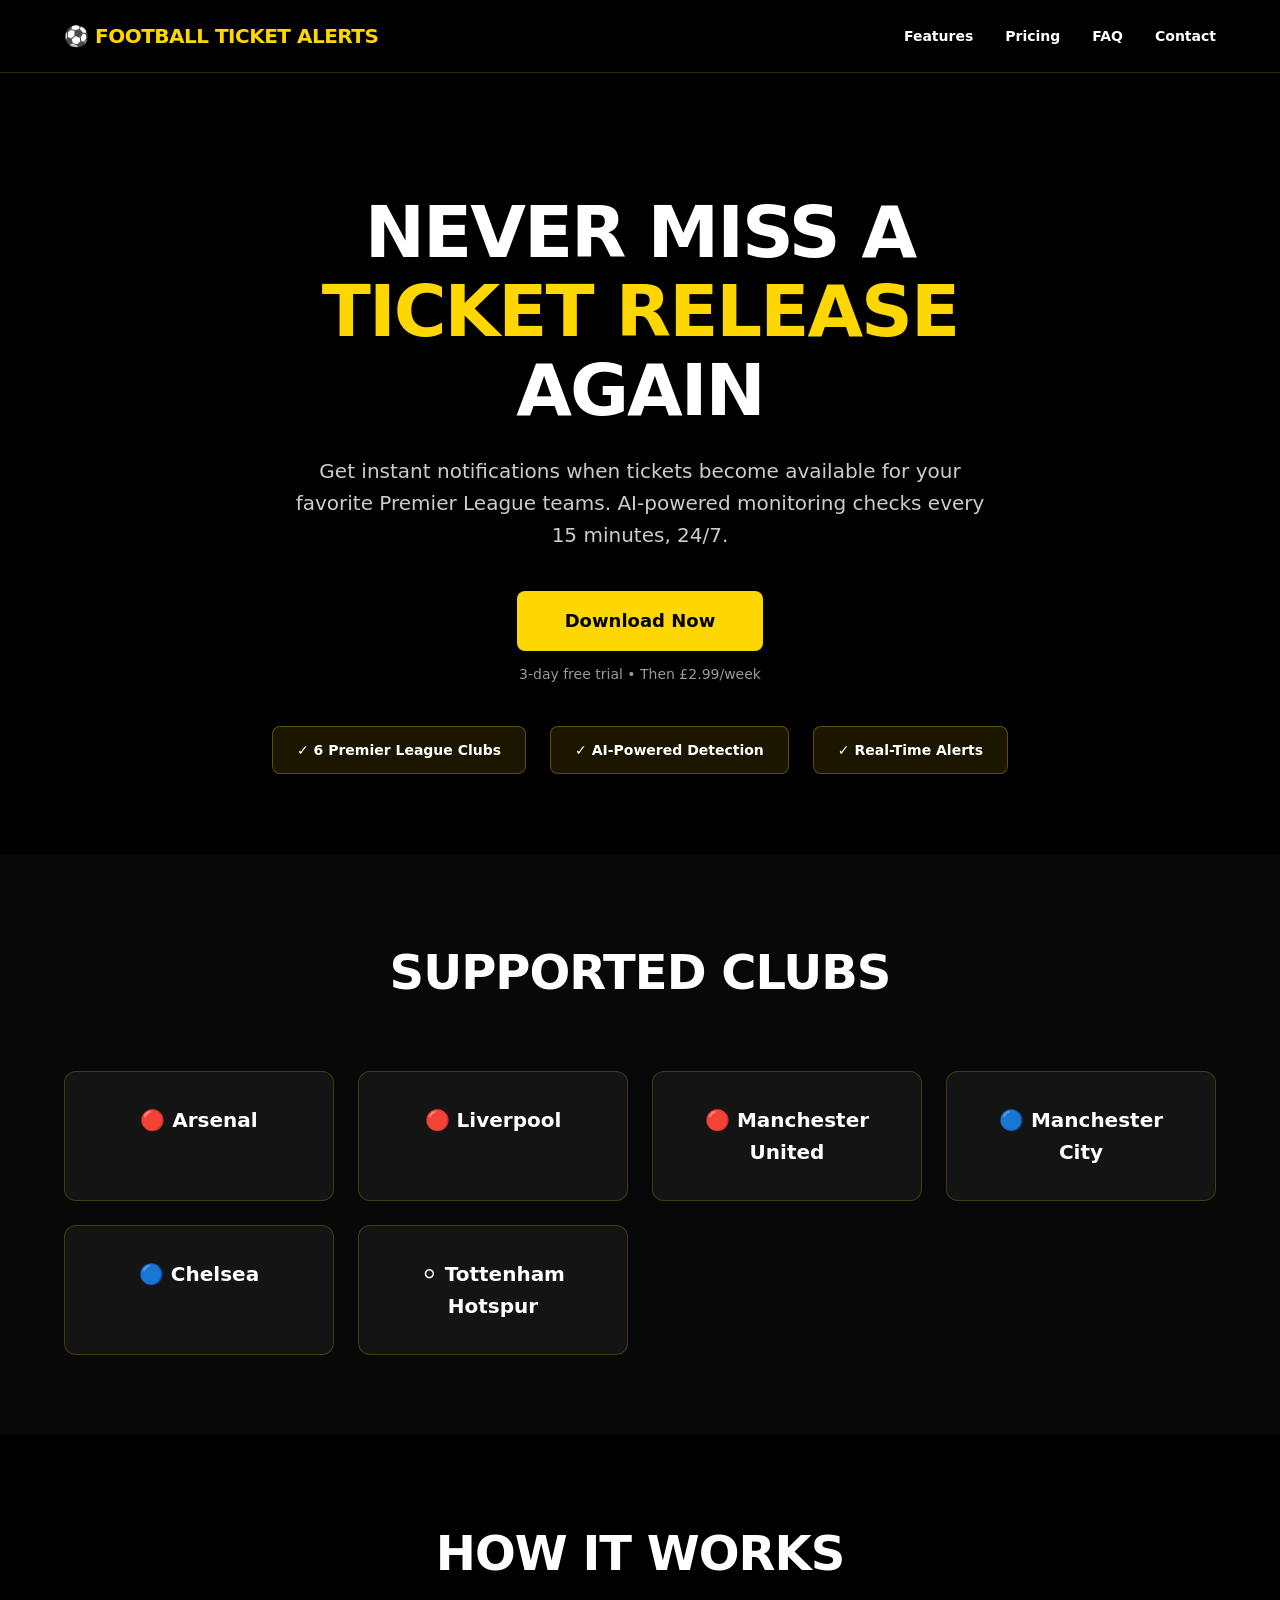
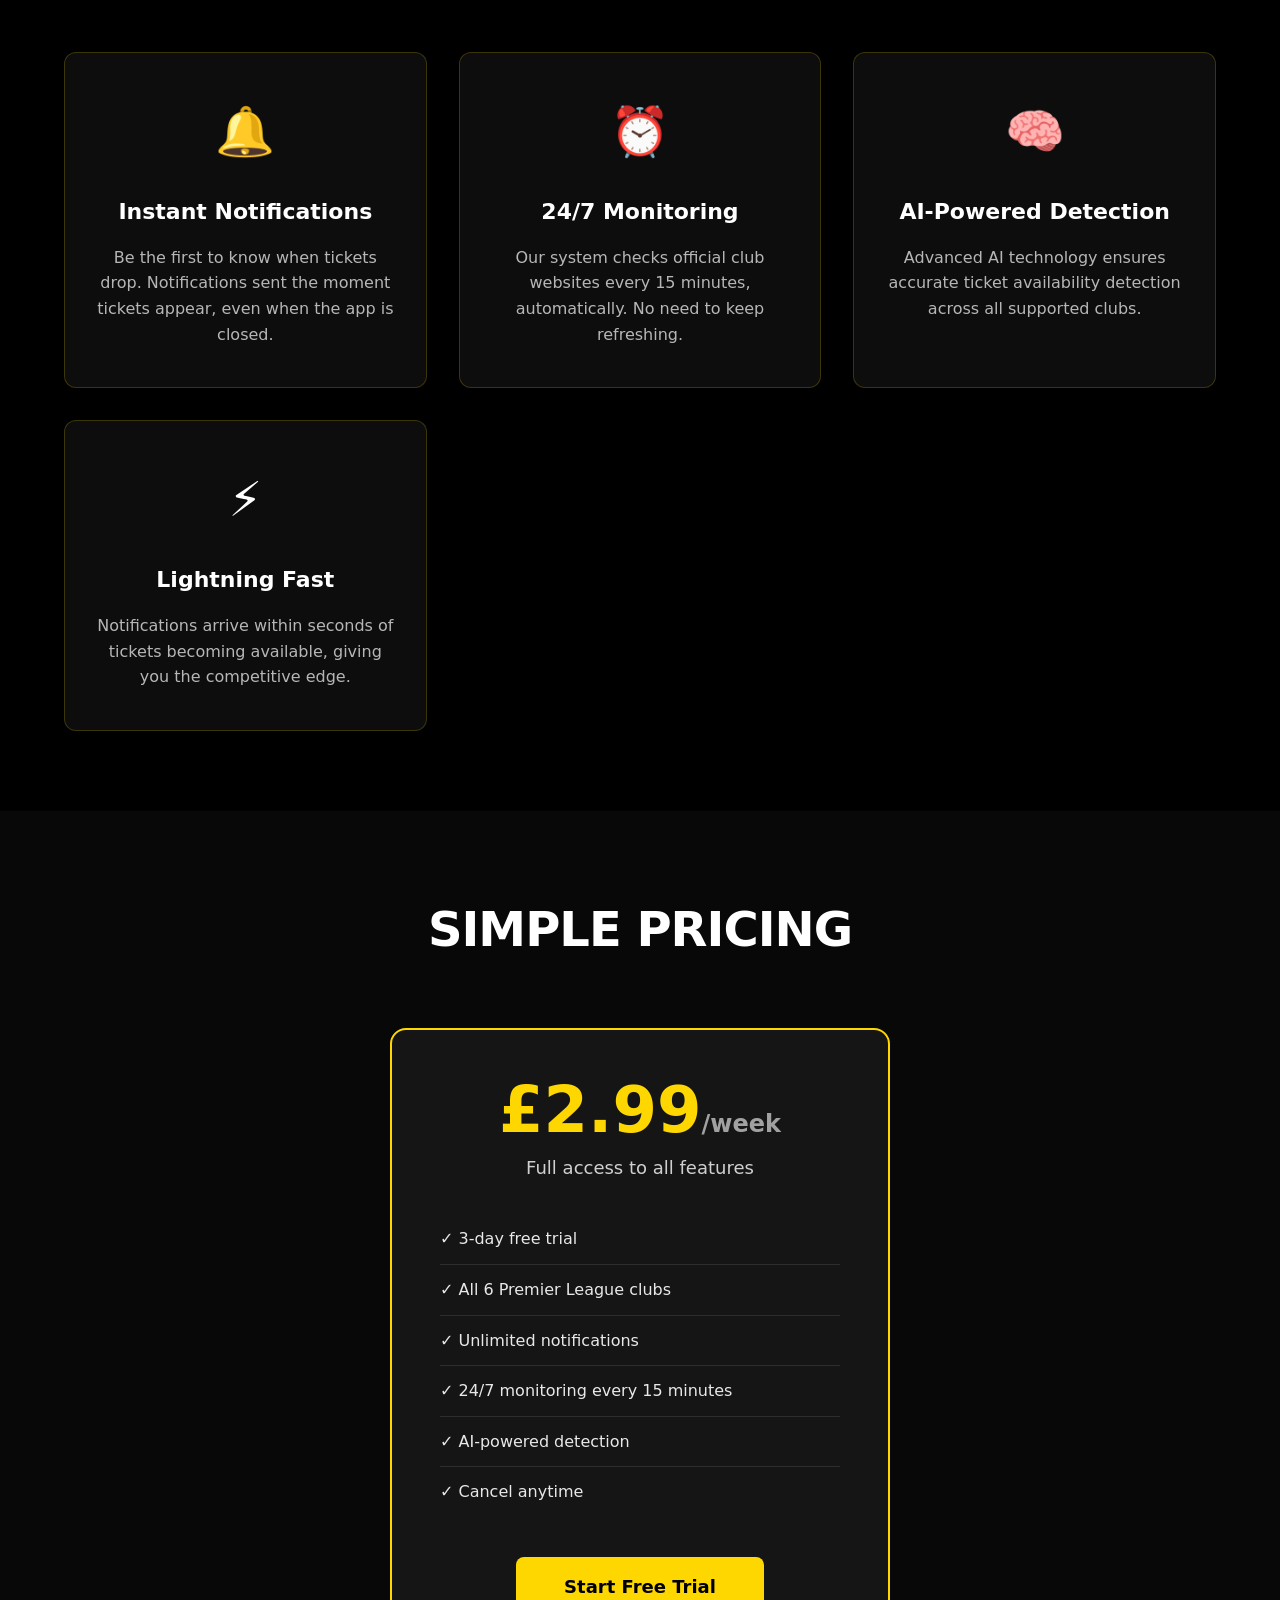
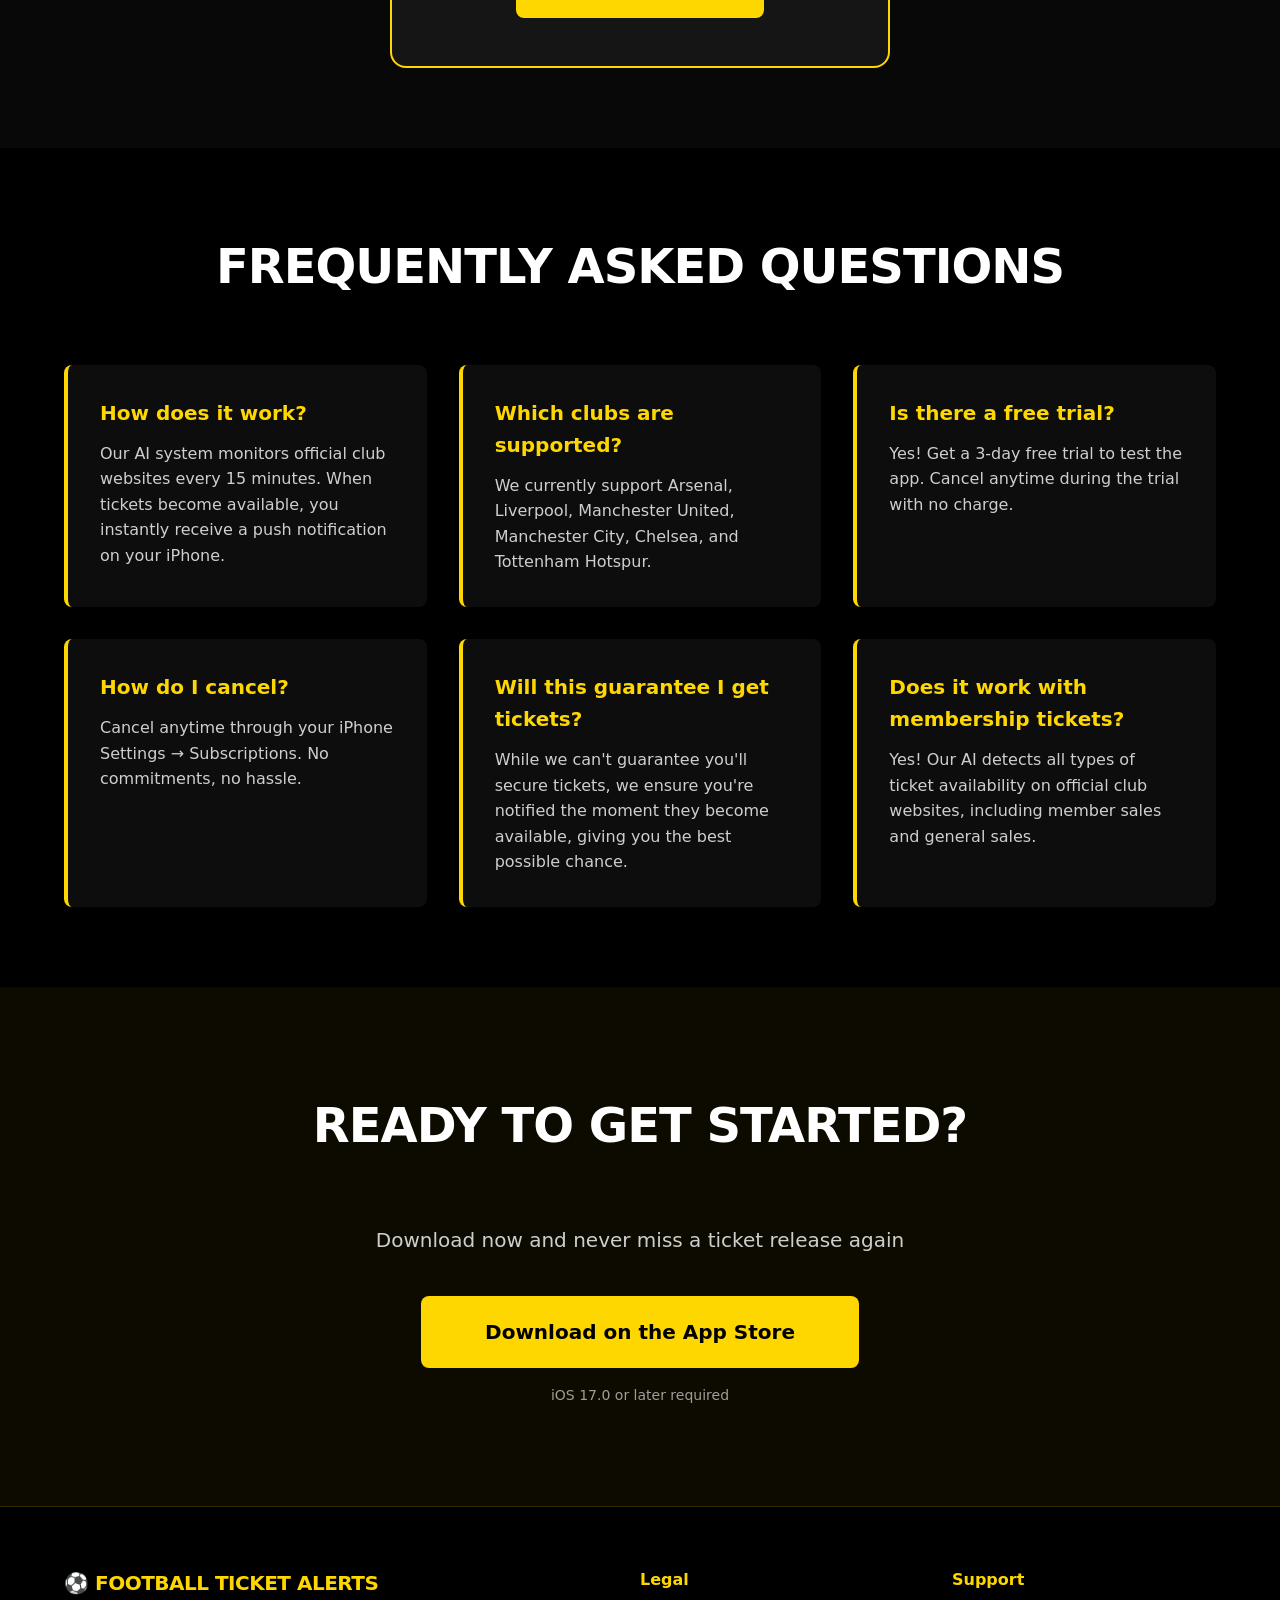
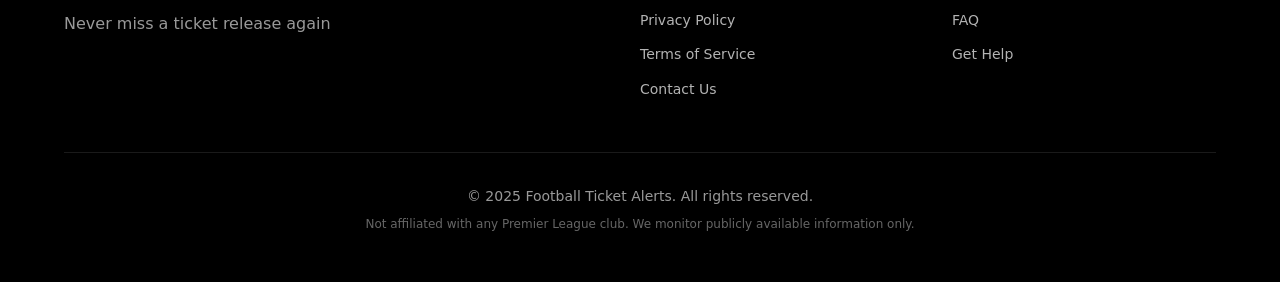
<file: index.html>
<!DOCTYPE html>
<html lang="en">
<head>
    <meta charset="UTF-8">
    <meta name="viewport" content="width=device-width, initial-scale=1.0">
    <title>Football Ticket Alerts - Never Miss a Ticket Release Again</title>
    <meta name="description" content="Get instant notifications when tickets become available for Arsenal, Liverpool, Man United, Man City, Chelsea, and Spurs. AI-powered 24/7 monitoring.">
    <link rel="stylesheet" href="styles.css">
</head>
<body>
    <!-- Navigation -->
    <nav class="nav">
        <div class="container">
            <div class="nav-content">
                <div class="logo">⚽ FOOTBALL TICKET ALERTS</div>
                <div class="nav-links">
                    <a href="#features">Features</a>
                    <a href="#pricing">Pricing</a>
                    <a href="#faq">FAQ</a>
                    <a href="contact.html">Contact</a>
                </div>
            </div>
        </div>
    </nav>

    <!-- Hero Section -->
    <section class="hero">
        <div class="container">
            <div class="hero-content">
                <h1>NEVER MISS A<br><span class="highlight">TICKET RELEASE</span><br>AGAIN</h1>
                <p class="hero-subtitle">Get instant notifications when tickets become available for your favorite Premier League teams. AI-powered monitoring checks every 15 minutes, 24/7.</p>
                <div class="hero-cta">
                    <a href="#download" class="btn btn-primary">Download Now</a>
                    <p class="trial-text">3-day free trial • Then £2.99/week</p>
                </div>
                <div class="hero-badges">
                    <div class="badge">✓ 6 Premier League Clubs</div>
                    <div class="badge">✓ AI-Powered Detection</div>
                    <div class="badge">✓ Real-Time Alerts</div>
                </div>
            </div>
        </div>
    </section>

    <!-- Teams Section -->
    <section class="teams">
        <div class="container">
            <h2>SUPPORTED CLUBS</h2>
            <div class="teams-grid">
                <div class="team-card">🔴 Arsenal</div>
                <div class="team-card">🔴 Liverpool</div>
                <div class="team-card">🔴 Manchester United</div>
                <div class="team-card">🔵 Manchester City</div>
                <div class="team-card">🔵 Chelsea</div>
                <div class="team-card">⚪ Tottenham Hotspur</div>
            </div>
        </div>
    </section>

    <!-- Features Section -->
    <section id="features" class="features">
        <div class="container">
            <h2>HOW IT WORKS</h2>
            <div class="features-grid">
                <div class="feature-card">
                    <div class="feature-icon">🔔</div>
                    <h3>Instant Notifications</h3>
                    <p>Be the first to know when tickets drop. Notifications sent the moment tickets appear, even when the app is closed.</p>
                </div>
                <div class="feature-card">
                    <div class="feature-icon">⏰</div>
                    <h3>24/7 Monitoring</h3>
                    <p>Our system checks official club websites every 15 minutes, automatically. No need to keep refreshing.</p>
                </div>
                <div class="feature-card">
                    <div class="feature-icon">🧠</div>
                    <h3>AI-Powered Detection</h3>
                    <p>Advanced AI technology ensures accurate ticket availability detection across all supported clubs.</p>
                </div>
                <div class="feature-card">
                    <div class="feature-icon">⚡</div>
                    <h3>Lightning Fast</h3>
                    <p>Notifications arrive within seconds of tickets becoming available, giving you the competitive edge.</p>
                </div>
            </div>
        </div>
    </section>

    <!-- Pricing Section -->
    <section id="pricing" class="pricing">
        <div class="container">
            <h2>SIMPLE PRICING</h2>
            <div class="pricing-card">
                <div class="price-header">
                    <div class="price">£2.99<span>/week</span></div>
                    <p class="price-description">Full access to all features</p>
                </div>
                <ul class="price-features">
                    <li>✓ 3-day free trial</li>
                    <li>✓ All 6 Premier League clubs</li>
                    <li>✓ Unlimited notifications</li>
                    <li>✓ 24/7 monitoring every 15 minutes</li>
                    <li>✓ AI-powered detection</li>
                    <li>✓ Cancel anytime</li>
                </ul>
                <a href="#download" class="btn btn-primary">Start Free Trial</a>
            </div>
        </div>
    </section>

    <!-- FAQ Section -->
    <section id="faq" class="faq">
        <div class="container">
            <h2>FREQUENTLY ASKED QUESTIONS</h2>
            <div class="faq-grid">
                <div class="faq-item">
                    <h3>How does it work?</h3>
                    <p>Our AI system monitors official club websites every 15 minutes. When tickets become available, you instantly receive a push notification on your iPhone.</p>
                </div>
                <div class="faq-item">
                    <h3>Which clubs are supported?</h3>
                    <p>We currently support Arsenal, Liverpool, Manchester United, Manchester City, Chelsea, and Tottenham Hotspur.</p>
                </div>
                <div class="faq-item">
                    <h3>Is there a free trial?</h3>
                    <p>Yes! Get a 3-day free trial to test the app. Cancel anytime during the trial with no charge.</p>
                </div>
                <div class="faq-item">
                    <h3>How do I cancel?</h3>
                    <p>Cancel anytime through your iPhone Settings → Subscriptions. No commitments, no hassle.</p>
                </div>
                <div class="faq-item">
                    <h3>Will this guarantee I get tickets?</h3>
                    <p>While we can't guarantee you'll secure tickets, we ensure you're notified the moment they become available, giving you the best possible chance.</p>
                </div>
                <div class="faq-item">
                    <h3>Does it work with membership tickets?</h3>
                    <p>Yes! Our AI detects all types of ticket availability on official club websites, including member sales and general sales.</p>
                </div>
            </div>
        </div>
    </section>

    <!-- Download Section -->
    <section id="download" class="download">
        <div class="container">
            <h2>READY TO GET STARTED?</h2>
            <p class="download-subtitle">Download now and never miss a ticket release again</p>
            <a href="https://apps.apple.com" class="btn btn-primary btn-large">Download on the App Store</a>
            <p class="download-note">iOS 17.0 or later required</p>
        </div>
    </section>

    <!-- Footer -->
    <footer class="footer">
        <div class="container">
            <div class="footer-content">
                <div class="footer-brand">
                    <div class="logo">⚽ FOOTBALL TICKET ALERTS</div>
                    <p>Never miss a ticket release again</p>
                </div>
                <div class="footer-links">
                    <h4>Legal</h4>
                    <a href="privacy.html">Privacy Policy</a>
                    <a href="terms.html">Terms of Service</a>
                    <a href="contact.html">Contact Us</a>
                </div>
                <div class="footer-links">
                    <h4>Support</h4>
                    <a href="#faq">FAQ</a>
                    <a href="contact.html">Get Help</a>
                </div>
            </div>
            <div class="footer-bottom">
                <p>&copy; 2025 Football Ticket Alerts. All rights reserved.</p>
                <p class="disclaimer">Not affiliated with any Premier League club. We monitor publicly available information only.</p>
            </div>
        </div>
    </footer>
</body>
</html>
</file>
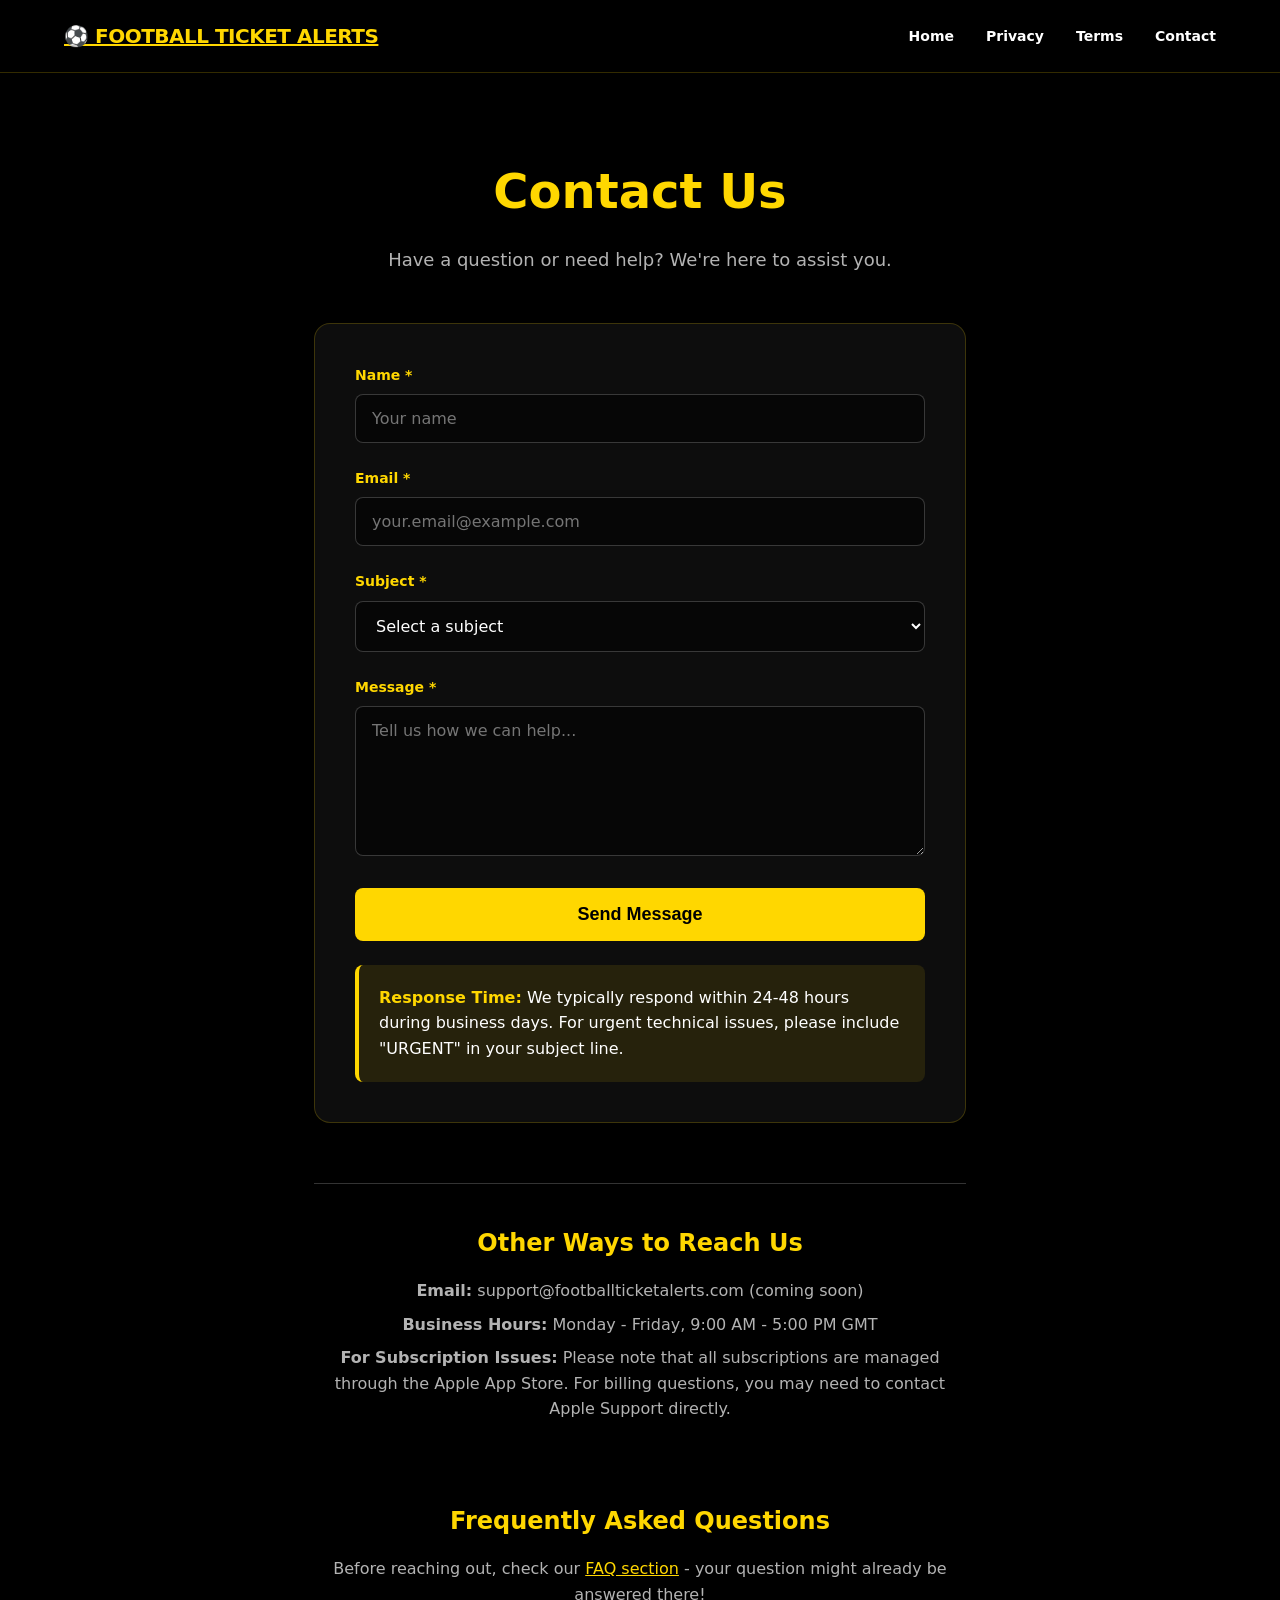
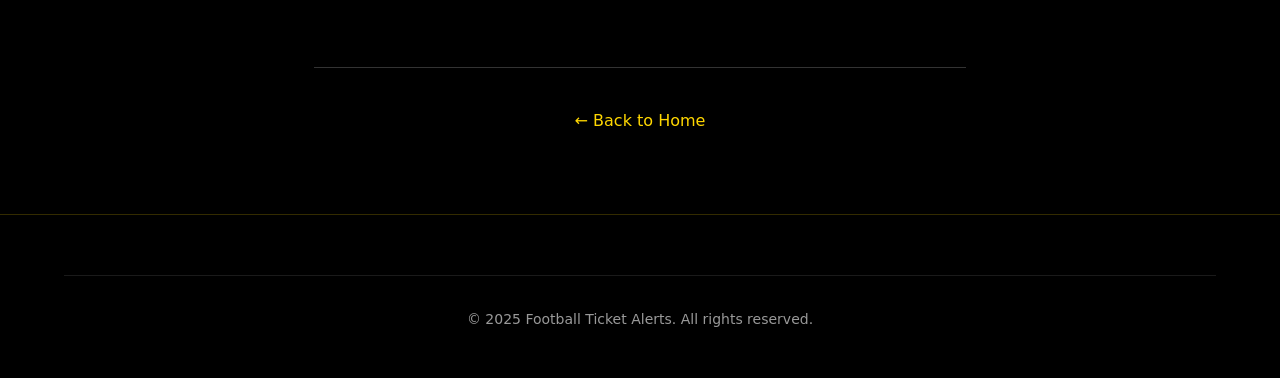
<file: contact.html>
<!DOCTYPE html>
<html lang="en">
<head>
    <meta charset="UTF-8">
    <meta name="viewport" content="width=device-width, initial-scale=1.0">
    <title>Contact Us - Football Ticket Alerts</title>
    <link rel="stylesheet" href="styles.css">
    <style>
        .contact-content {
            max-width: 700px;
            margin: 0 auto;
            padding: 80px 24px;
        }
        .contact-content h1 {
            font-size: 48px;
            font-weight: 900;
            margin-bottom: 16px;
            color: #FFD700;
            text-align: center;
        }
        .contact-content .subtitle {
            color: rgba(255, 255, 255, 0.7);
            text-align: center;
            font-size: 18px;
            margin-bottom: 48px;
        }
        .contact-form {
            background: rgba(255, 255, 255, 0.05);
            border: 1px solid rgba(255, 215, 0, 0.2);
            border-radius: 16px;
            padding: 40px;
        }
        .form-group {
            margin-bottom: 24px;
        }
        .form-group label {
            display: block;
            margin-bottom: 8px;
            font-weight: 600;
            color: #FFD700;
            font-size: 14px;
        }
        .form-group input,
        .form-group select,
        .form-group textarea {
            width: 100%;
            padding: 14px 16px;
            background: rgba(0, 0, 0, 0.5);
            border: 1px solid rgba(255, 255, 255, 0.2);
            border-radius: 8px;
            color: #ffffff;
            font-size: 16px;
            font-family: inherit;
            transition: border-color 0.2s;
        }
        .form-group input:focus,
        .form-group select:focus,
        .form-group textarea:focus {
            outline: none;
            border-color: #FFD700;
        }
        .form-group textarea {
            min-height: 150px;
            resize: vertical;
        }
        .form-group select {
            cursor: pointer;
        }
        .submit-btn {
            width: 100%;
            padding: 16px;
            background: #FFD700;
            color: #000000;
            border: none;
            border-radius: 8px;
            font-size: 18px;
            font-weight: 700;
            cursor: pointer;
            transition: transform 0.2s, box-shadow 0.2s;
        }
        .submit-btn:hover {
            transform: translateY(-2px);
            box-shadow: 0 10px 30px rgba(255, 215, 0, 0.3);
        }
        .submit-btn:active {
            transform: translateY(0);
        }
        .contact-info {
            margin-top: 60px;
            text-align: center;
            padding-top: 40px;
            border-top: 1px solid rgba(255, 255, 255, 0.2);
        }
        .contact-info h2 {
            font-size: 24px;
            font-weight: 700;
            color: #FFD700;
            margin-bottom: 16px;
        }
        .contact-info p {
            color: rgba(255, 255, 255, 0.7);
            margin-bottom: 8px;
            line-height: 1.6;
        }
        .response-time {
            margin-top: 24px;
            padding: 20px;
            background: rgba(255, 215, 0, 0.1);
            border-left: 4px solid #FFD700;
            border-radius: 8px;
            text-align: left;
        }
        .response-time strong {
            color: #FFD700;
        }
    </style>
</head>
<body>
    <!-- Navigation -->
    <nav class="nav">
        <div class="container">
            <div class="nav-content">
                <a href="index.html" class="logo">⚽ FOOTBALL TICKET ALERTS</a>
                <div class="nav-links">
                    <a href="index.html">Home</a>
                    <a href="privacy.html">Privacy</a>
                    <a href="terms.html">Terms</a>
                    <a href="contact.html">Contact</a>
                </div>
            </div>
        </div>
    </nav>

    <!-- Contact Content -->
    <div class="contact-content">
        <h1>Contact Us</h1>
        <p class="subtitle">Have a question or need help? We're here to assist you.</p>

        <div class="contact-form">
            <form action="https://formspree.io/f/YOUR_FORM_ID" method="POST">
                <div class="form-group">
                    <label for="name">Name *</label>
                    <input type="text" id="name" name="name" required placeholder="Your name">
                </div>

                <div class="form-group">
                    <label for="email">Email *</label>
                    <input type="email" id="email" name="email" required placeholder="your.email@example.com">
                </div>

                <div class="form-group">
                    <label for="subject">Subject *</label>
                    <select id="subject" name="subject" required>
                        <option value="">Select a subject</option>
                        <option value="technical">Technical Support</option>
                        <option value="subscription">Subscription & Billing</option>
                        <option value="feature">Feature Request</option>
                        <option value="bug">Bug Report</option>
                        <option value="general">General Inquiry</option>
                        <option value="feedback">Feedback</option>
                        <option value="other">Other</option>
                    </select>
                </div>

                <div class="form-group">
                    <label for="message">Message *</label>
                    <textarea id="message" name="message" required placeholder="Tell us how we can help..."></textarea>
                </div>

                <button type="submit" class="submit-btn">Send Message</button>
            </form>

            <div class="response-time">
                <strong>Response Time:</strong> We typically respond within 24-48 hours during business days. For urgent technical issues, please include "URGENT" in your subject line.
            </div>
        </div>

        <div class="contact-info">
            <h2>Other Ways to Reach Us</h2>
            <p><strong>Email:</strong> support@footballticketalerts.com (coming soon)</p>
            <p><strong>Business Hours:</strong> Monday - Friday, 9:00 AM - 5:00 PM GMT</p>
            <p><strong>For Subscription Issues:</strong> Please note that all subscriptions are managed through the Apple App Store. For billing questions, you may need to contact Apple Support directly.</p>
        </div>

        <div class="contact-info" style="border-top: none; padding-top: 20px;">
            <h2>Frequently Asked Questions</h2>
            <p>Before reaching out, check our <a href="index.html#faq" style="color: #FFD700; text-decoration: underline;">FAQ section</a> - your question might already be answered there!</p>
        </div>

        <div style="margin-top: 60px; padding-top: 40px; border-top: 1px solid rgba(255, 255, 255, 0.2); text-align: center;">
            <p><a href="index.html" style="color: #FFD700; text-decoration: none;">← Back to Home</a></p>
        </div>
    </div>

    <!-- Footer -->
    <footer class="footer">
        <div class="container">
            <div class="footer-bottom">
                <p>&copy; 2025 Football Ticket Alerts. All rights reserved.</p>
            </div>
        </div>
    </footer>

    <script>
        // Simple form validation feedback
        const form = document.querySelector('form');
        form.addEventListener('submit', function(e) {
            // You'll need to replace the form action with your actual form handler
            // Options: Formspree, Netlify Forms, or custom backend
            alert('Form functionality requires backend setup. Please configure Formspree or another form handler.');
            e.preventDefault(); // Remove this when you have a working form handler
        });
    </script>
</body>
</html>
</file>
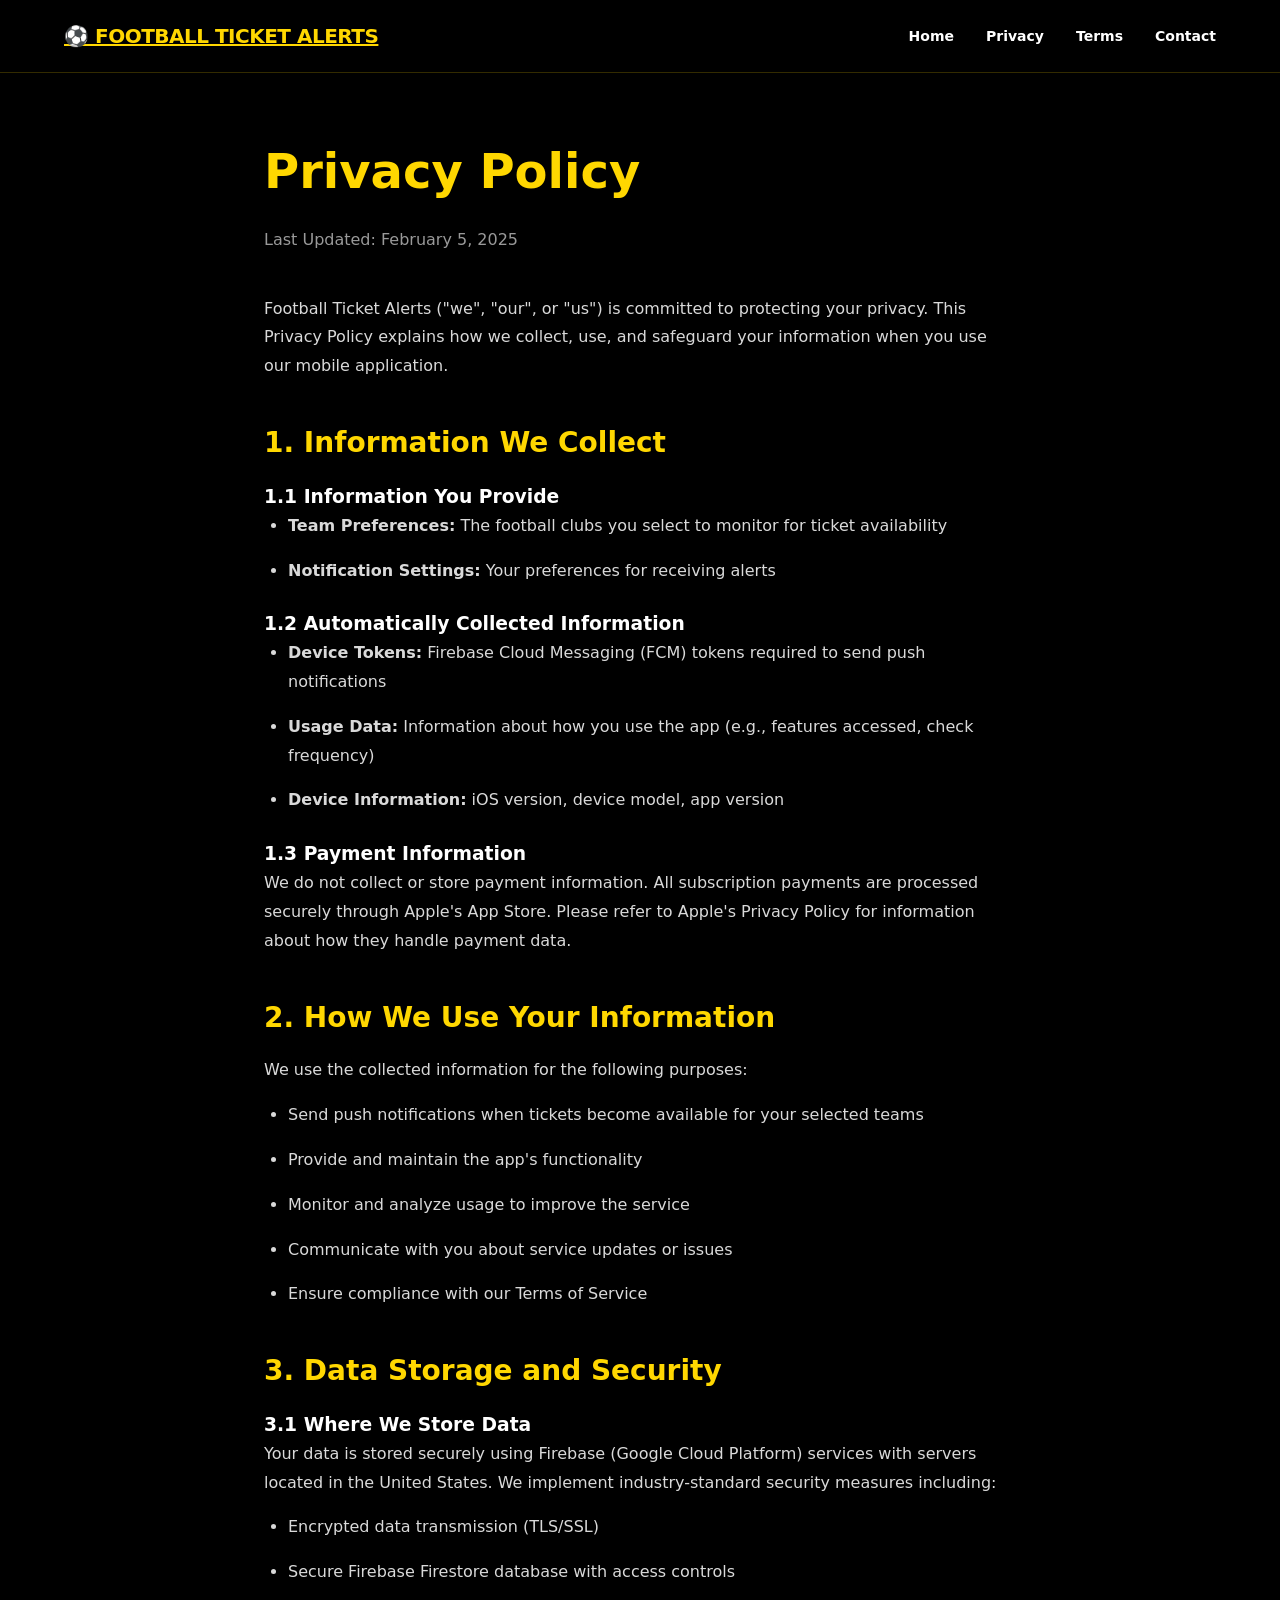
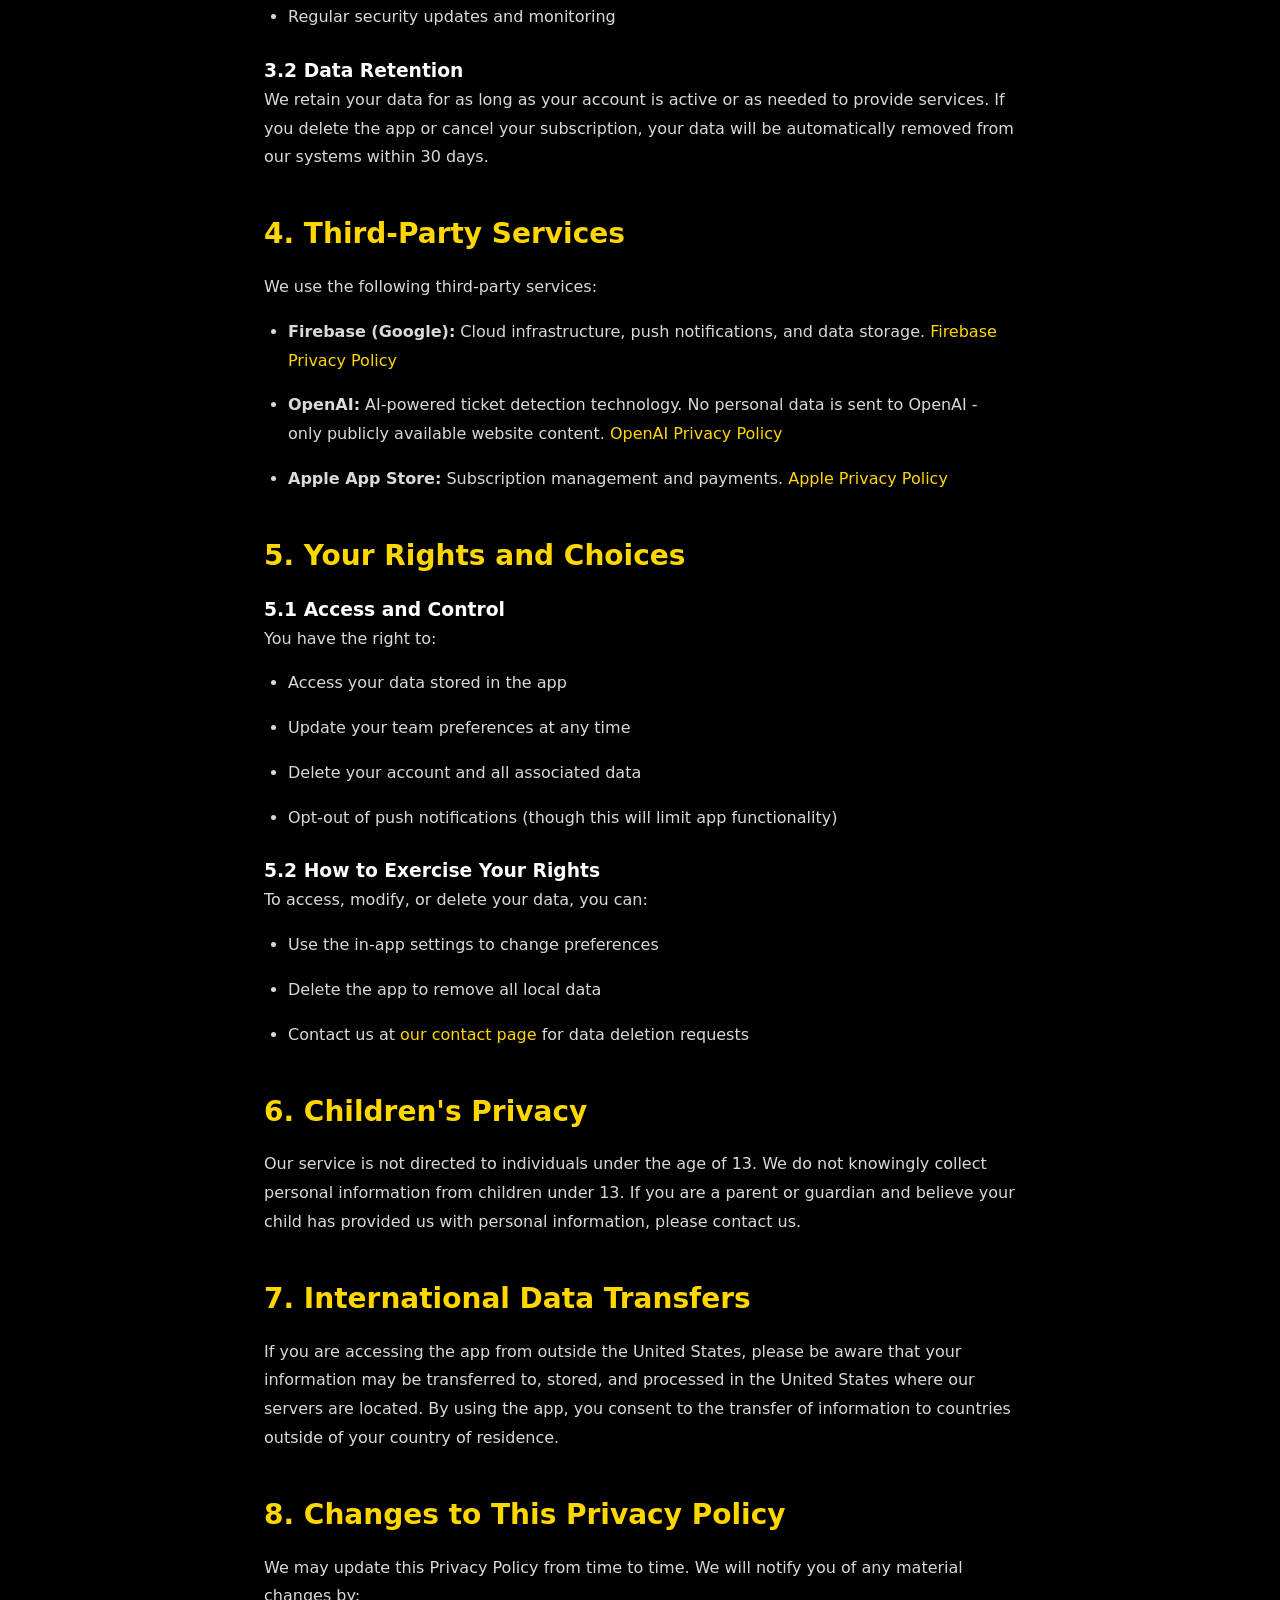
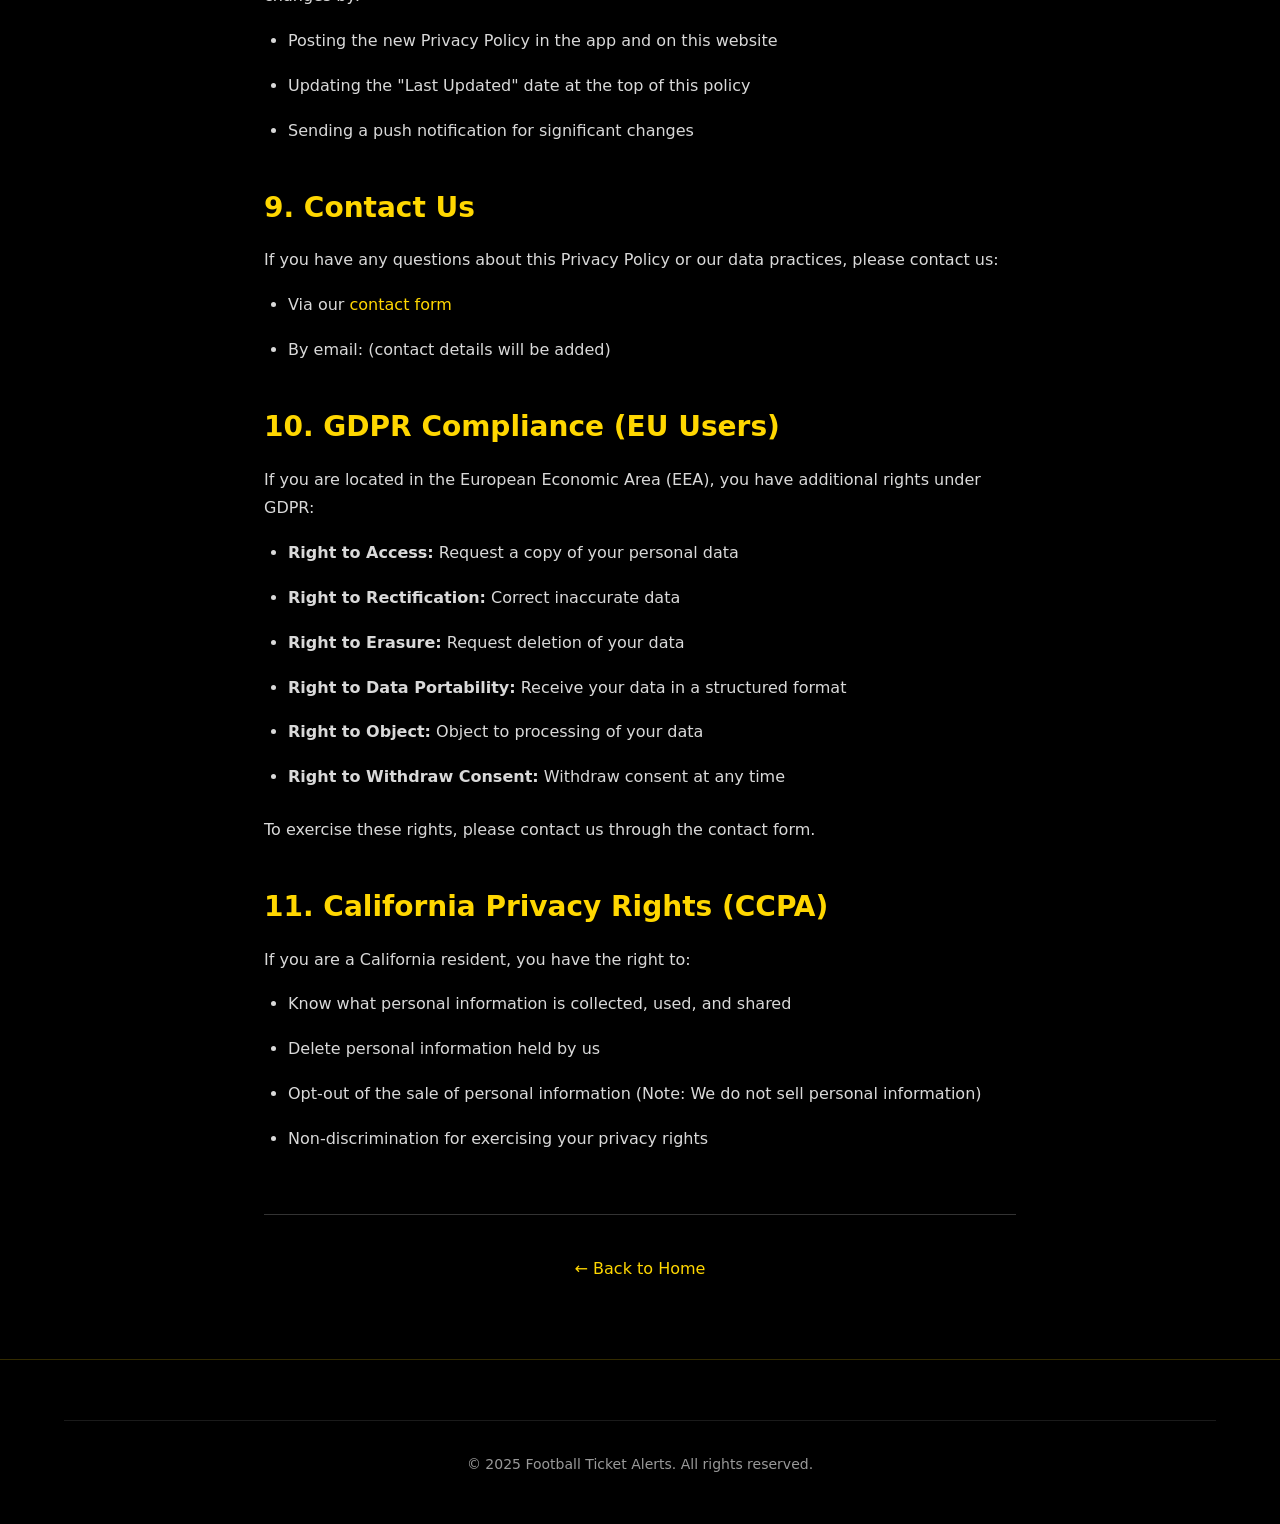
<file: privacy.html>
<!DOCTYPE html>
<html lang="en">
<head>
    <meta charset="UTF-8">
    <meta name="viewport" content="width=device-width, initial-scale=1.0">
    <title>Privacy Policy - Football Ticket Alerts</title>
    <link rel="stylesheet" href="styles.css">
    <style>
        .legal-content {
            max-width: 800px;
            margin: 0 auto;
            padding: 60px 24px;
        }
        .legal-content h1 {
            font-size: 48px;
            font-weight: 900;
            margin-bottom: 16px;
            color: #FFD700;
        }
        .legal-content .last-updated {
            color: rgba(255, 255, 255, 0.6);
            margin-bottom: 40px;
        }
        .legal-content h2 {
            font-size: 28px;
            font-weight: 700;
            margin-top: 40px;
            margin-bottom: 16px;
            color: #FFD700;
        }
        .legal-content p, .legal-content li {
            font-size: 16px;
            line-height: 1.8;
            color: rgba(255, 255, 255, 0.85);
            margin-bottom: 16px;
        }
        .legal-content ul {
            margin-left: 24px;
            margin-bottom: 24px;
        }
        .legal-content a {
            color: #FFD700;
            text-decoration: none;
        }
        .legal-content a:hover {
            text-decoration: underline;
        }
    </style>
</head>
<body>
    <!-- Navigation -->
    <nav class="nav">
        <div class="container">
            <div class="nav-content">
                <a href="index.html" class="logo">⚽ FOOTBALL TICKET ALERTS</a>
                <div class="nav-links">
                    <a href="index.html">Home</a>
                    <a href="privacy.html">Privacy</a>
                    <a href="terms.html">Terms</a>
                    <a href="contact.html">Contact</a>
                </div>
            </div>
        </div>
    </nav>

    <!-- Privacy Policy Content -->
    <div class="legal-content">
        <h1>Privacy Policy</h1>
        <p class="last-updated">Last Updated: February 5, 2025</p>

        <p>Football Ticket Alerts ("we", "our", or "us") is committed to protecting your privacy. This Privacy Policy explains how we collect, use, and safeguard your information when you use our mobile application.</p>

        <h2>1. Information We Collect</h2>

        <h3>1.1 Information You Provide</h3>
        <ul>
            <li><strong>Team Preferences:</strong> The football clubs you select to monitor for ticket availability</li>
            <li><strong>Notification Settings:</strong> Your preferences for receiving alerts</li>
        </ul>

        <h3>1.2 Automatically Collected Information</h3>
        <ul>
            <li><strong>Device Tokens:</strong> Firebase Cloud Messaging (FCM) tokens required to send push notifications</li>
            <li><strong>Usage Data:</strong> Information about how you use the app (e.g., features accessed, check frequency)</li>
            <li><strong>Device Information:</strong> iOS version, device model, app version</li>
        </ul>

        <h3>1.3 Payment Information</h3>
        <p>We do not collect or store payment information. All subscription payments are processed securely through Apple's App Store. Please refer to Apple's Privacy Policy for information about how they handle payment data.</p>

        <h2>2. How We Use Your Information</h2>

        <p>We use the collected information for the following purposes:</p>
        <ul>
            <li>Send push notifications when tickets become available for your selected teams</li>
            <li>Provide and maintain the app's functionality</li>
            <li>Monitor and analyze usage to improve the service</li>
            <li>Communicate with you about service updates or issues</li>
            <li>Ensure compliance with our Terms of Service</li>
        </ul>

        <h2>3. Data Storage and Security</h2>

        <h3>3.1 Where We Store Data</h3>
        <p>Your data is stored securely using Firebase (Google Cloud Platform) services with servers located in the United States. We implement industry-standard security measures including:</p>
        <ul>
            <li>Encrypted data transmission (TLS/SSL)</li>
            <li>Secure Firebase Firestore database with access controls</li>
            <li>Regular security updates and monitoring</li>
        </ul>

        <h3>3.2 Data Retention</h3>
        <p>We retain your data for as long as your account is active or as needed to provide services. If you delete the app or cancel your subscription, your data will be automatically removed from our systems within 30 days.</p>

        <h2>4. Third-Party Services</h2>

        <p>We use the following third-party services:</p>
        <ul>
            <li><strong>Firebase (Google):</strong> Cloud infrastructure, push notifications, and data storage. <a href="https://firebase.google.com/support/privacy" target="_blank">Firebase Privacy Policy</a></li>
            <li><strong>OpenAI:</strong> AI-powered ticket detection technology. No personal data is sent to OpenAI - only publicly available website content. <a href="https://openai.com/privacy" target="_blank">OpenAI Privacy Policy</a></li>
            <li><strong>Apple App Store:</strong> Subscription management and payments. <a href="https://www.apple.com/legal/privacy/" target="_blank">Apple Privacy Policy</a></li>
        </ul>

        <h2>5. Your Rights and Choices</h2>

        <h3>5.1 Access and Control</h3>
        <p>You have the right to:</p>
        <ul>
            <li>Access your data stored in the app</li>
            <li>Update your team preferences at any time</li>
            <li>Delete your account and all associated data</li>
            <li>Opt-out of push notifications (though this will limit app functionality)</li>
        </ul>

        <h3>5.2 How to Exercise Your Rights</h3>
        <p>To access, modify, or delete your data, you can:</p>
        <ul>
            <li>Use the in-app settings to change preferences</li>
            <li>Delete the app to remove all local data</li>
            <li>Contact us at <a href="contact.html">our contact page</a> for data deletion requests</li>
        </ul>

        <h2>6. Children's Privacy</h2>
        <p>Our service is not directed to individuals under the age of 13. We do not knowingly collect personal information from children under 13. If you are a parent or guardian and believe your child has provided us with personal information, please contact us.</p>

        <h2>7. International Data Transfers</h2>
        <p>If you are accessing the app from outside the United States, please be aware that your information may be transferred to, stored, and processed in the United States where our servers are located. By using the app, you consent to the transfer of information to countries outside of your country of residence.</p>

        <h2>8. Changes to This Privacy Policy</h2>
        <p>We may update this Privacy Policy from time to time. We will notify you of any material changes by:</p>
        <ul>
            <li>Posting the new Privacy Policy in the app and on this website</li>
            <li>Updating the "Last Updated" date at the top of this policy</li>
            <li>Sending a push notification for significant changes</li>
        </ul>

        <h2>9. Contact Us</h2>
        <p>If you have any questions about this Privacy Policy or our data practices, please contact us:</p>
        <ul>
            <li>Via our <a href="contact.html">contact form</a></li>
            <li>By email: (contact details will be added)</li>
        </ul>

        <h2>10. GDPR Compliance (EU Users)</h2>
        <p>If you are located in the European Economic Area (EEA), you have additional rights under GDPR:</p>
        <ul>
            <li><strong>Right to Access:</strong> Request a copy of your personal data</li>
            <li><strong>Right to Rectification:</strong> Correct inaccurate data</li>
            <li><strong>Right to Erasure:</strong> Request deletion of your data</li>
            <li><strong>Right to Data Portability:</strong> Receive your data in a structured format</li>
            <li><strong>Right to Object:</strong> Object to processing of your data</li>
            <li><strong>Right to Withdraw Consent:</strong> Withdraw consent at any time</li>
        </ul>

        <p>To exercise these rights, please contact us through the contact form.</p>

        <h2>11. California Privacy Rights (CCPA)</h2>
        <p>If you are a California resident, you have the right to:</p>
        <ul>
            <li>Know what personal information is collected, used, and shared</li>
            <li>Delete personal information held by us</li>
            <li>Opt-out of the sale of personal information (Note: We do not sell personal information)</li>
            <li>Non-discrimination for exercising your privacy rights</li>
        </ul>

        <div style="margin-top: 60px; padding-top: 40px; border-top: 1px solid rgba(255, 255, 255, 0.2);">
            <p style="text-align: center;"><a href="index.html">← Back to Home</a></p>
        </div>
    </div>

    <!-- Footer -->
    <footer class="footer">
        <div class="container">
            <div class="footer-bottom">
                <p>&copy; 2025 Football Ticket Alerts. All rights reserved.</p>
            </div>
        </div>
    </footer>
</body>
</html>
</file>
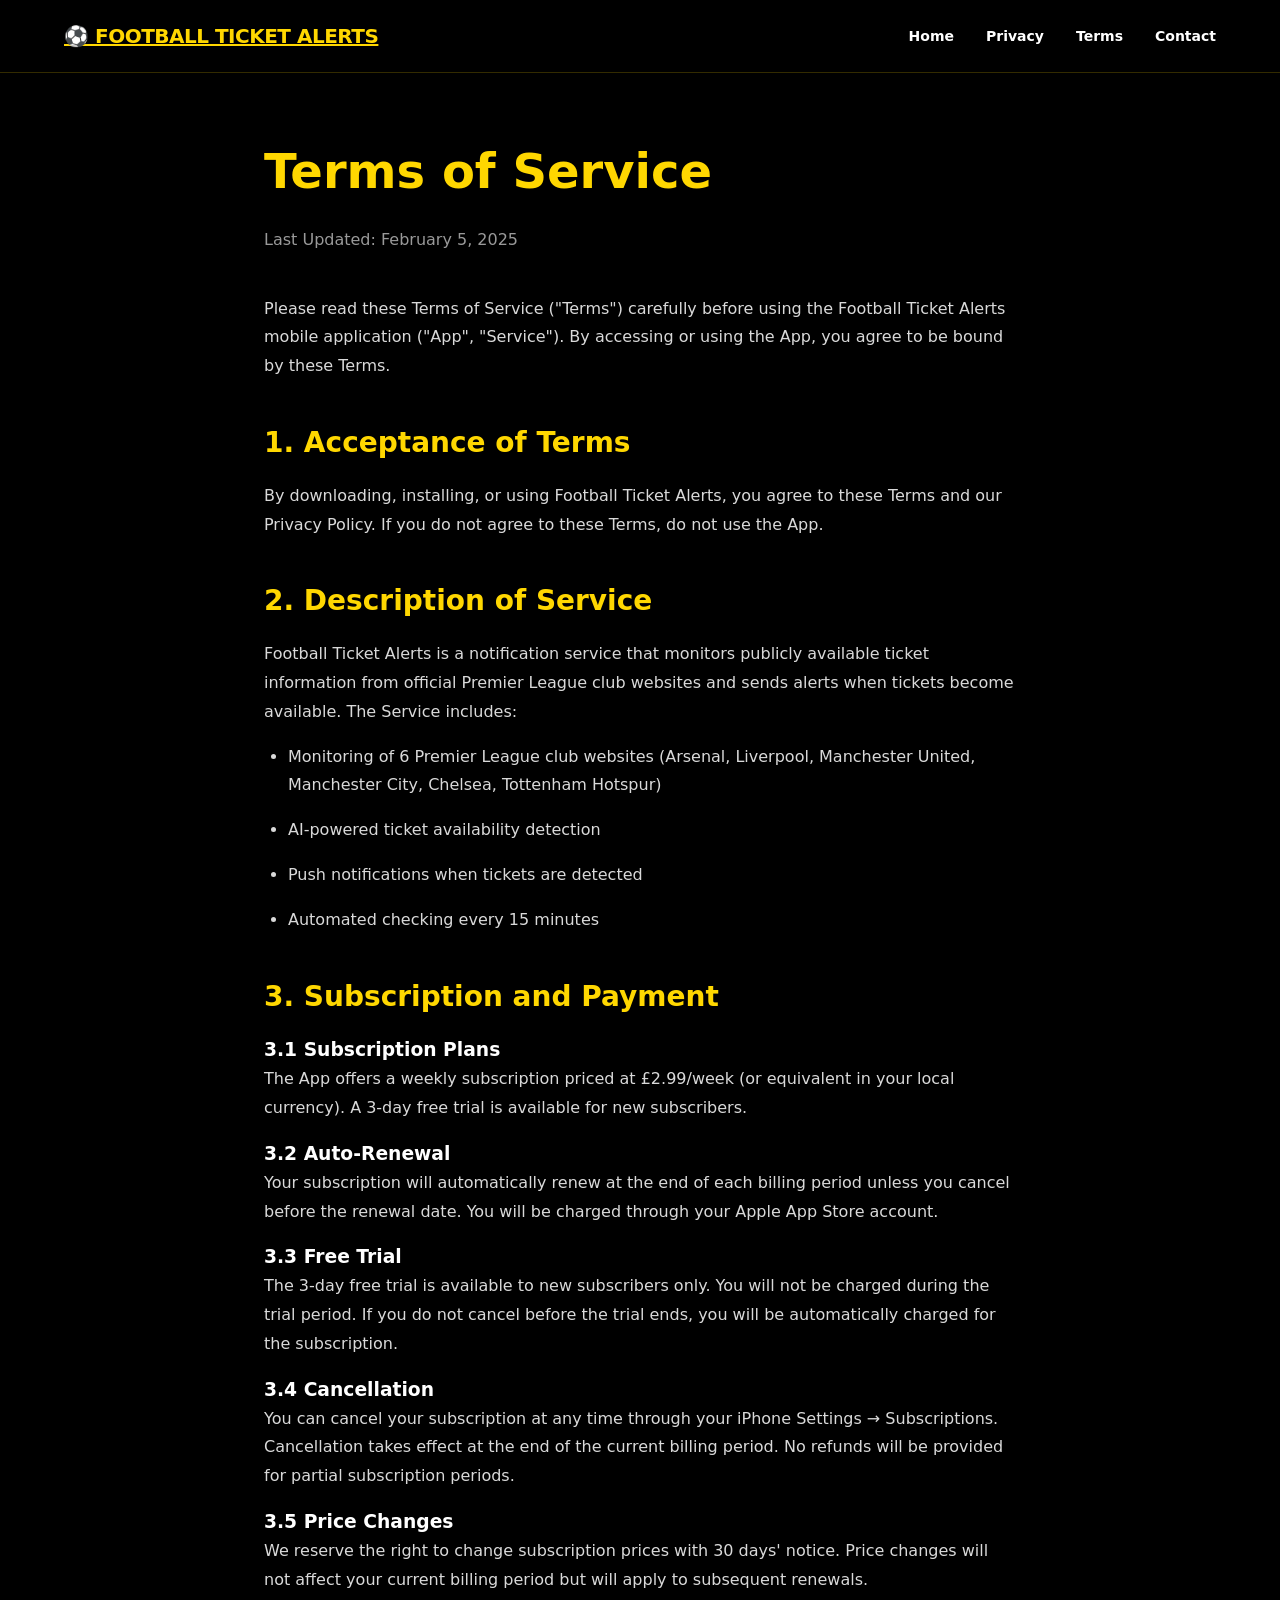
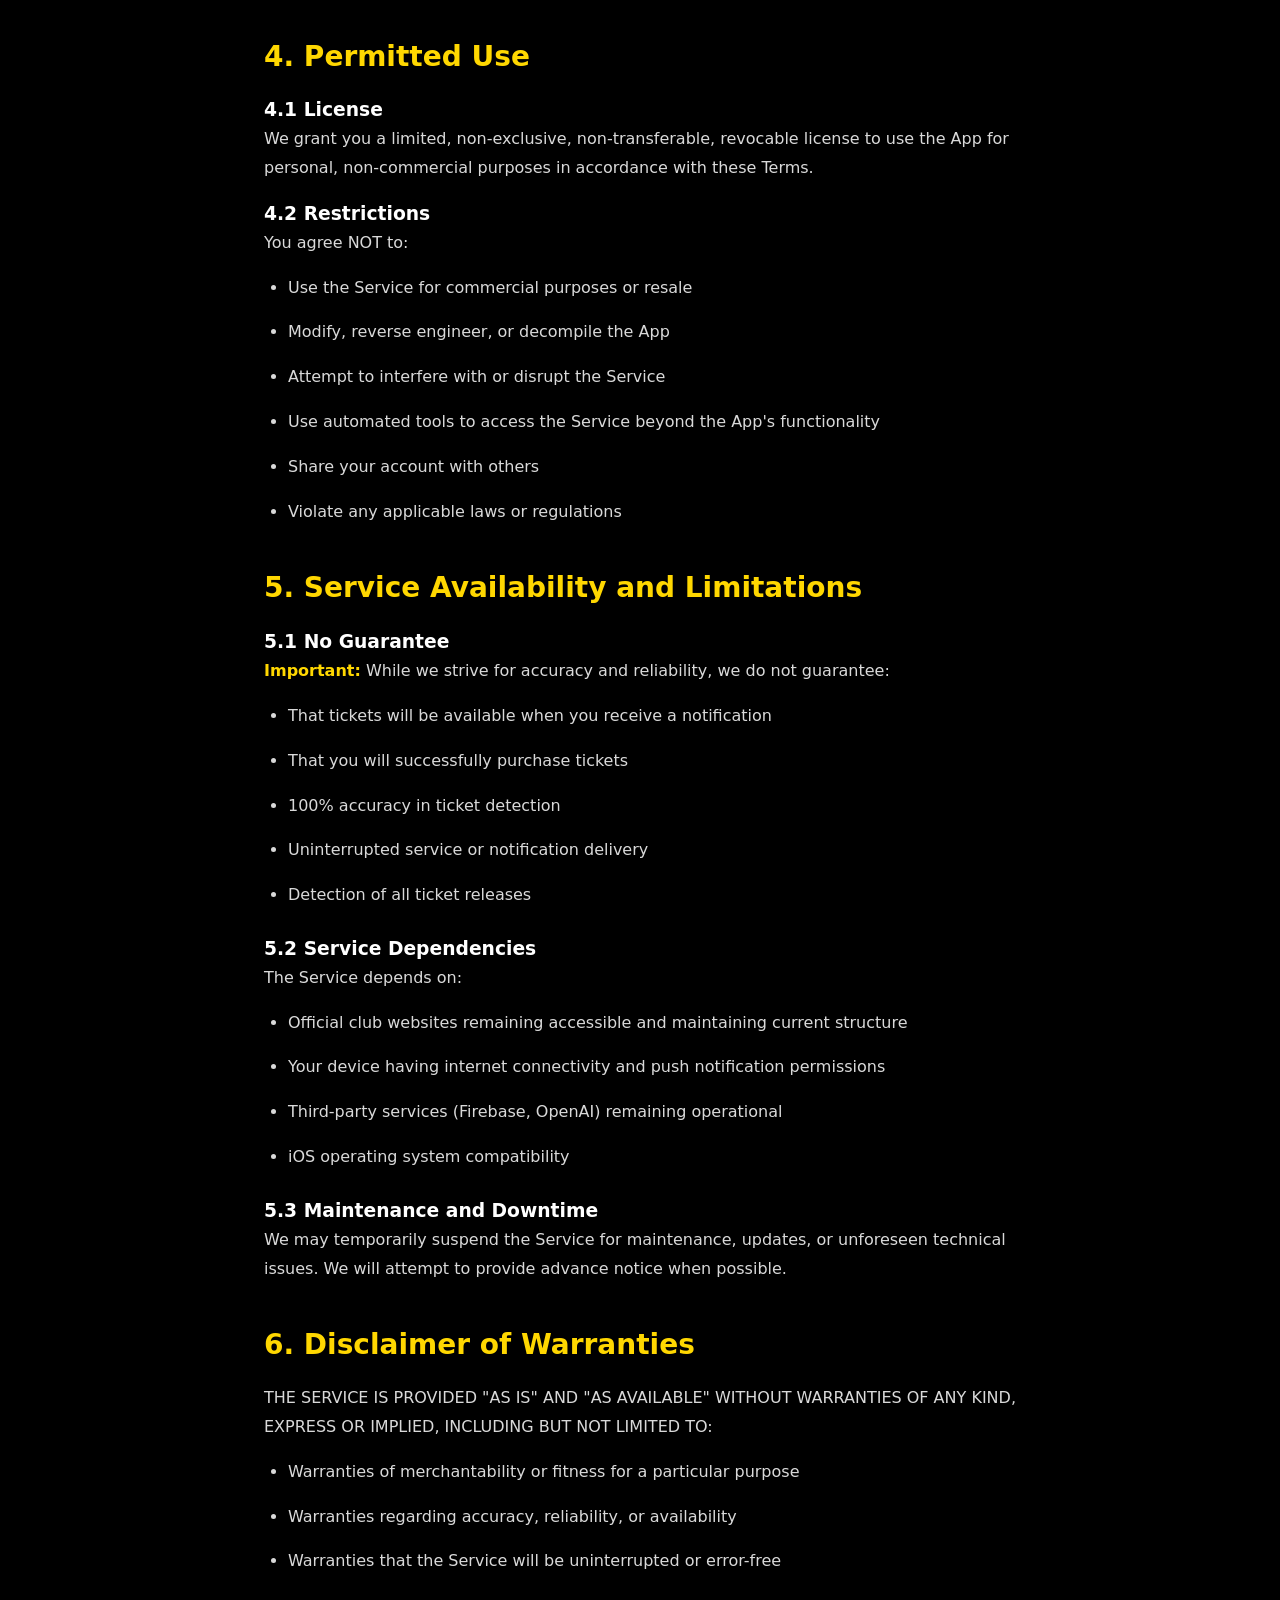
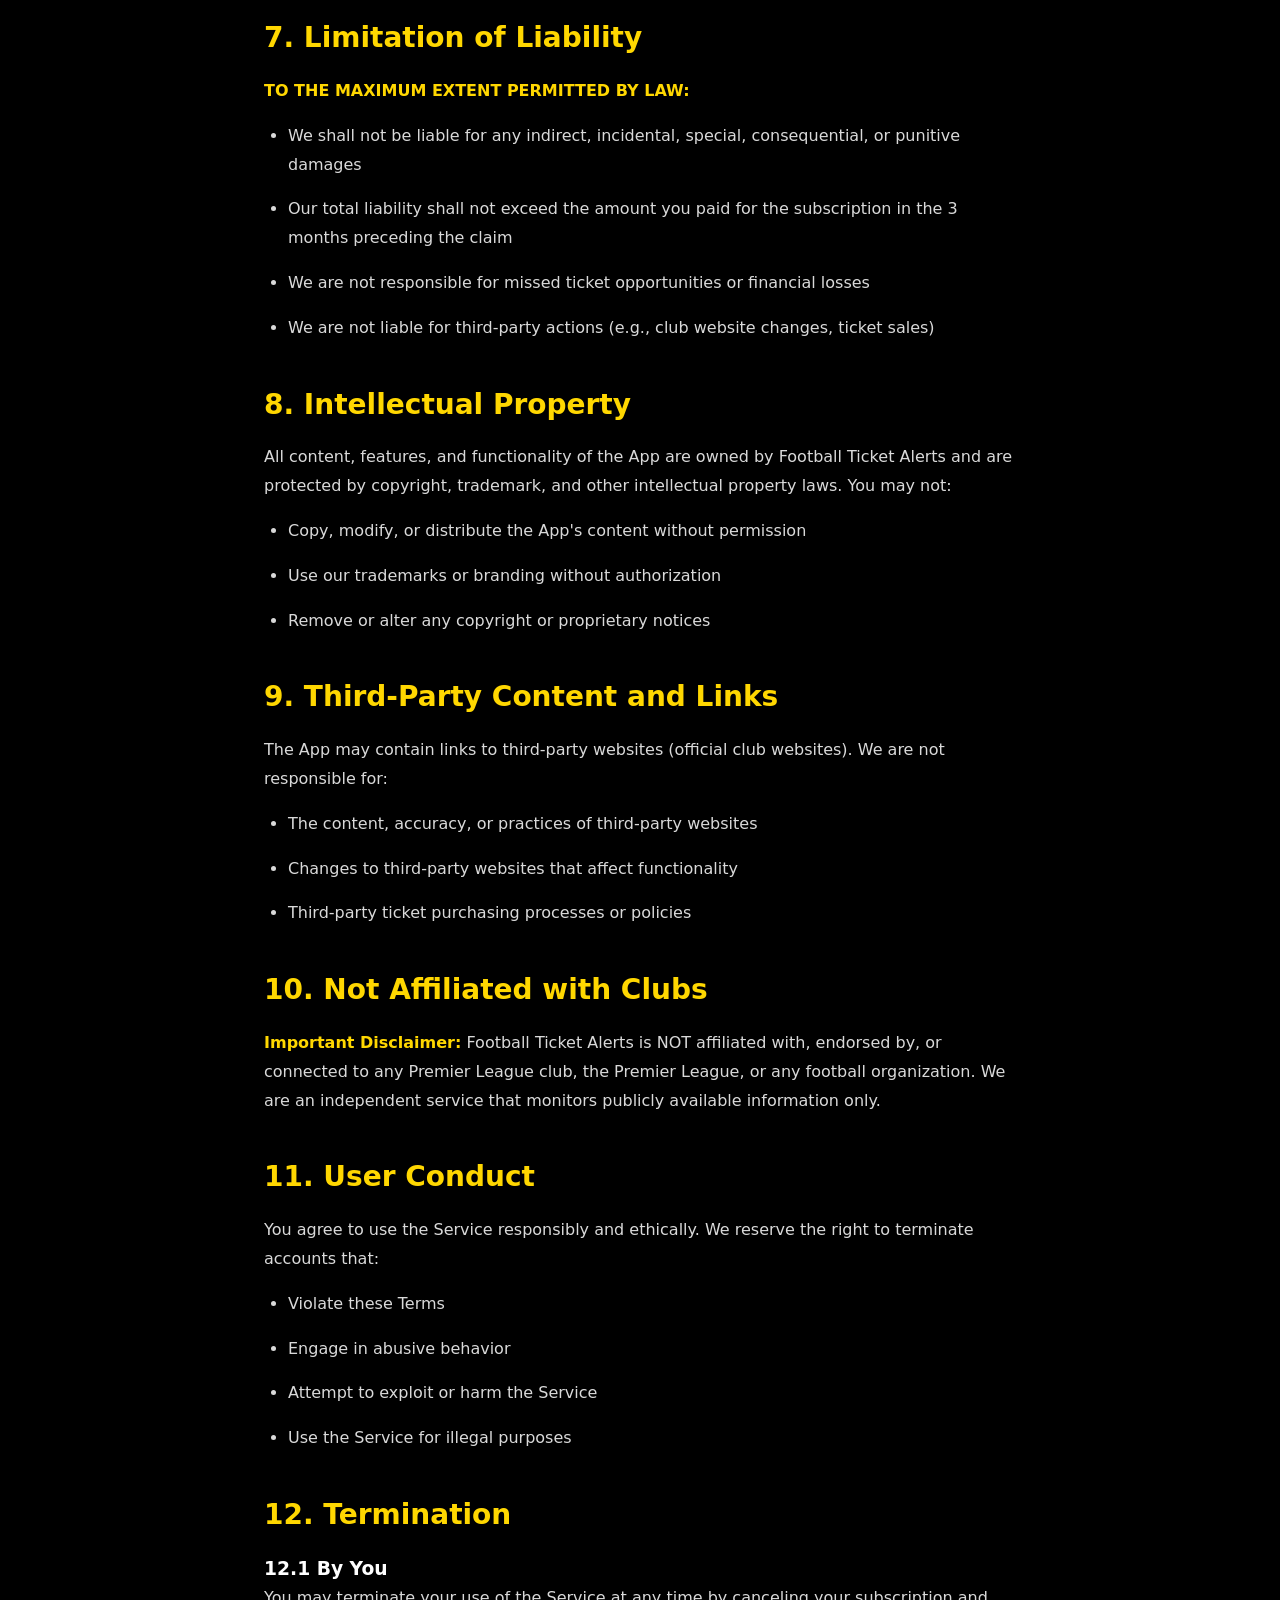
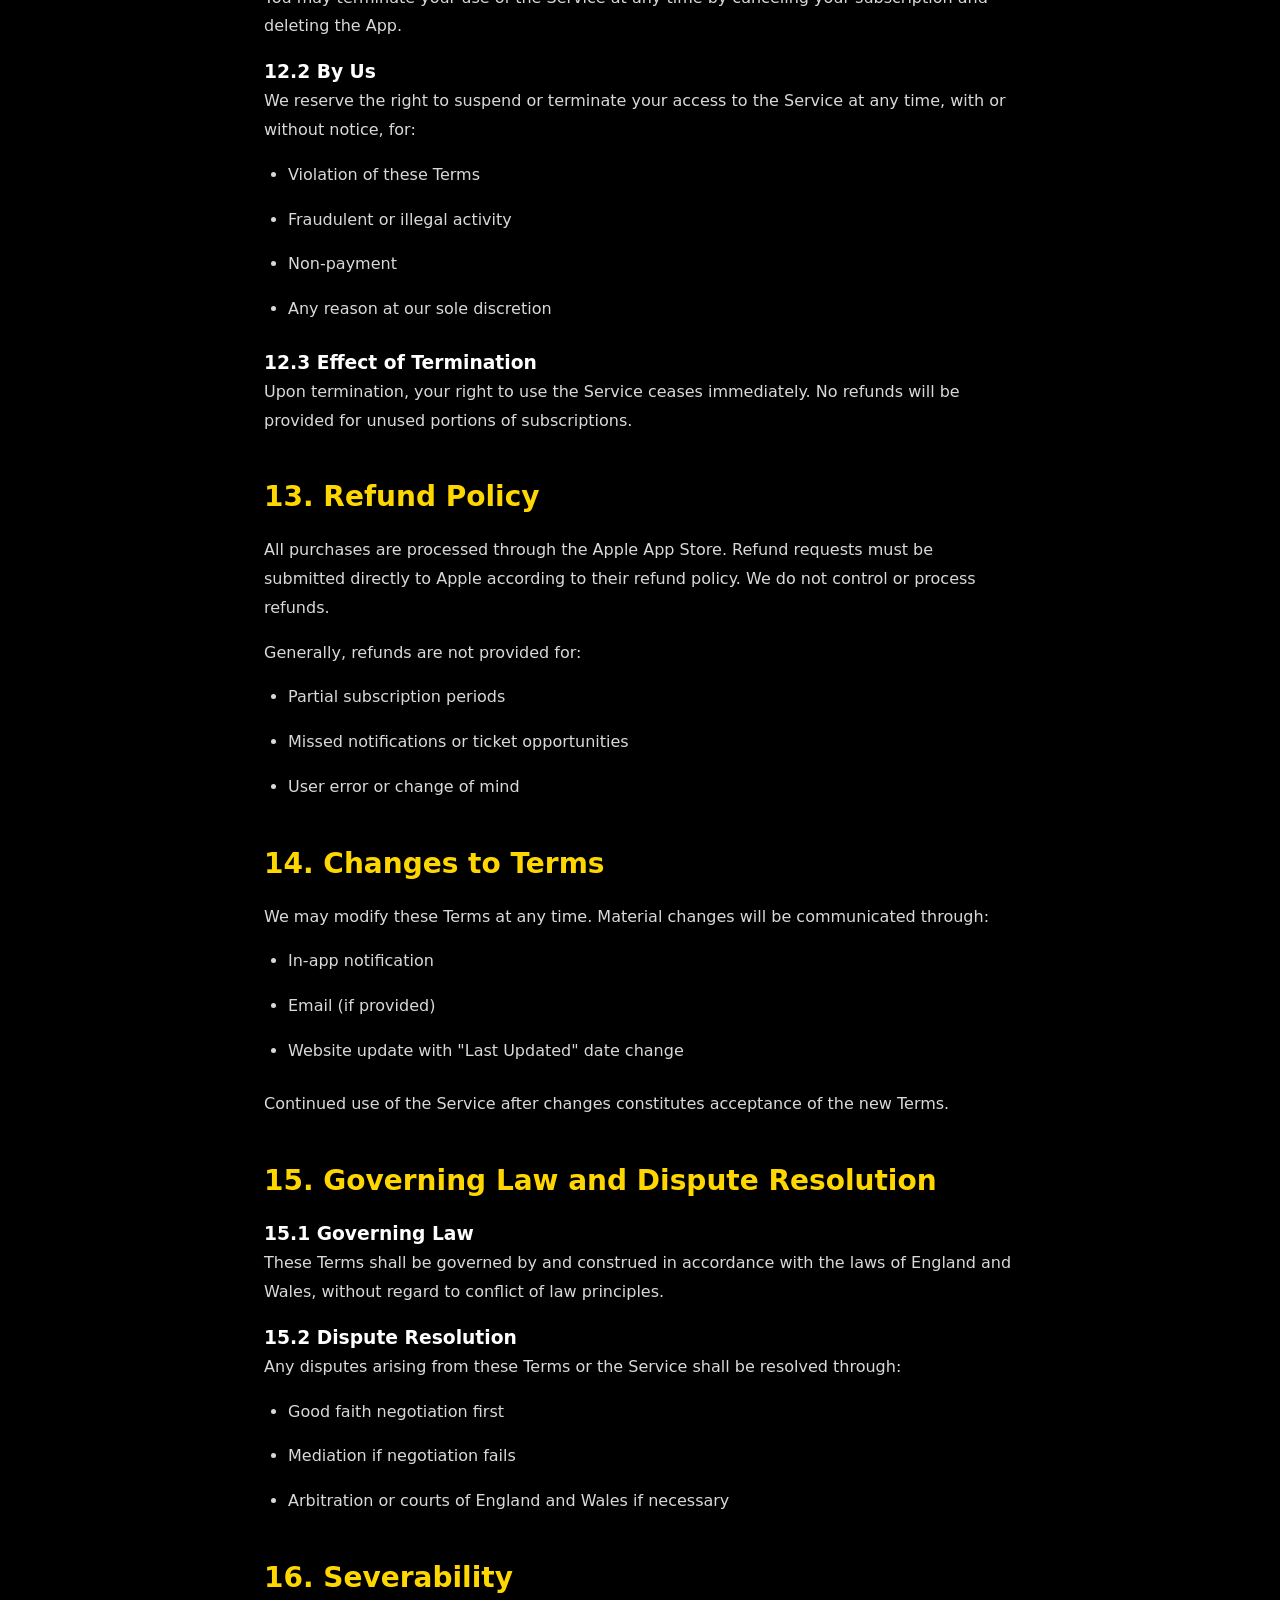
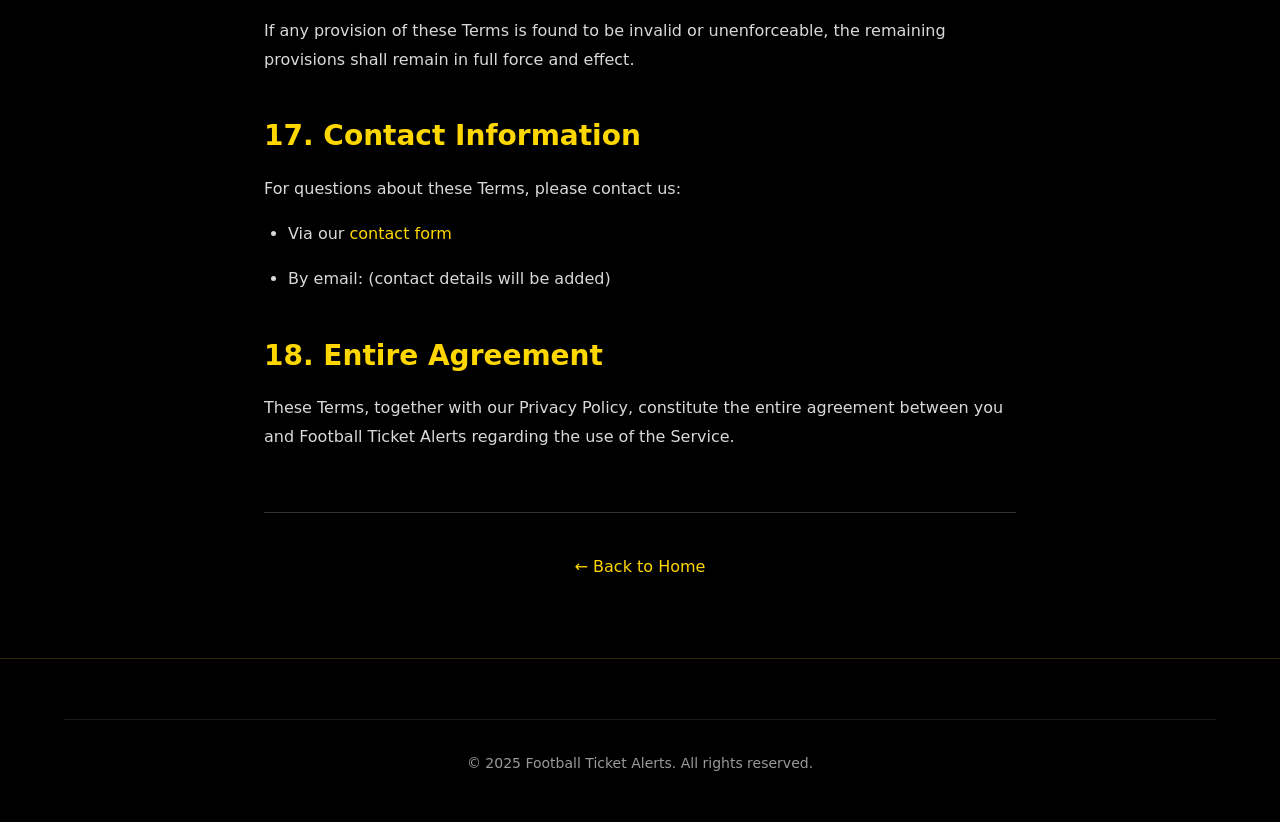
<file: terms.html>
<!DOCTYPE html>
<html lang="en">
<head>
    <meta charset="UTF-8">
    <meta name="viewport" content="width=device-width, initial-scale=1.0">
    <title>Terms of Service - Football Ticket Alerts</title>
    <link rel="stylesheet" href="styles.css">
    <style>
        .legal-content {
            max-width: 800px;
            margin: 0 auto;
            padding: 60px 24px;
        }
        .legal-content h1 {
            font-size: 48px;
            font-weight: 900;
            margin-bottom: 16px;
            color: #FFD700;
        }
        .legal-content .last-updated {
            color: rgba(255, 255, 255, 0.6);
            margin-bottom: 40px;
        }
        .legal-content h2 {
            font-size: 28px;
            font-weight: 700;
            margin-top: 40px;
            margin-bottom: 16px;
            color: #FFD700;
        }
        .legal-content p, .legal-content li {
            font-size: 16px;
            line-height: 1.8;
            color: rgba(255, 255, 255, 0.85);
            margin-bottom: 16px;
        }
        .legal-content ul {
            margin-left: 24px;
            margin-bottom: 24px;
        }
        .legal-content a {
            color: #FFD700;
            text-decoration: none;
        }
        .legal-content a:hover {
            text-decoration: underline;
        }
        .legal-content strong {
            color: #FFD700;
        }
    </style>
</head>
<body>
    <!-- Navigation -->
    <nav class="nav">
        <div class="container">
            <div class="nav-content">
                <a href="index.html" class="logo">⚽ FOOTBALL TICKET ALERTS</a>
                <div class="nav-links">
                    <a href="index.html">Home</a>
                    <a href="privacy.html">Privacy</a>
                    <a href="terms.html">Terms</a>
                    <a href="contact.html">Contact</a>
                </div>
            </div>
        </div>
    </nav>

    <!-- Terms of Service Content -->
    <div class="legal-content">
        <h1>Terms of Service</h1>
        <p class="last-updated">Last Updated: February 5, 2025</p>

        <p>Please read these Terms of Service ("Terms") carefully before using the Football Ticket Alerts mobile application ("App", "Service"). By accessing or using the App, you agree to be bound by these Terms.</p>

        <h2>1. Acceptance of Terms</h2>
        <p>By downloading, installing, or using Football Ticket Alerts, you agree to these Terms and our Privacy Policy. If you do not agree to these Terms, do not use the App.</p>

        <h2>2. Description of Service</h2>
        <p>Football Ticket Alerts is a notification service that monitors publicly available ticket information from official Premier League club websites and sends alerts when tickets become available. The Service includes:</p>
        <ul>
            <li>Monitoring of 6 Premier League club websites (Arsenal, Liverpool, Manchester United, Manchester City, Chelsea, Tottenham Hotspur)</li>
            <li>AI-powered ticket availability detection</li>
            <li>Push notifications when tickets are detected</li>
            <li>Automated checking every 15 minutes</li>
        </ul>

        <h2>3. Subscription and Payment</h2>

        <h3>3.1 Subscription Plans</h3>
        <p>The App offers a weekly subscription priced at £2.99/week (or equivalent in your local currency). A 3-day free trial is available for new subscribers.</p>

        <h3>3.2 Auto-Renewal</h3>
        <p>Your subscription will automatically renew at the end of each billing period unless you cancel before the renewal date. You will be charged through your Apple App Store account.</p>

        <h3>3.3 Free Trial</h3>
        <p>The 3-day free trial is available to new subscribers only. You will not be charged during the trial period. If you do not cancel before the trial ends, you will be automatically charged for the subscription.</p>

        <h3>3.4 Cancellation</h3>
        <p>You can cancel your subscription at any time through your iPhone Settings → Subscriptions. Cancellation takes effect at the end of the current billing period. No refunds will be provided for partial subscription periods.</p>

        <h3>3.5 Price Changes</h3>
        <p>We reserve the right to change subscription prices with 30 days' notice. Price changes will not affect your current billing period but will apply to subsequent renewals.</p>

        <h2>4. Permitted Use</h2>

        <h3>4.1 License</h3>
        <p>We grant you a limited, non-exclusive, non-transferable, revocable license to use the App for personal, non-commercial purposes in accordance with these Terms.</p>

        <h3>4.2 Restrictions</h3>
        <p>You agree NOT to:</p>
        <ul>
            <li>Use the Service for commercial purposes or resale</li>
            <li>Modify, reverse engineer, or decompile the App</li>
            <li>Attempt to interfere with or disrupt the Service</li>
            <li>Use automated tools to access the Service beyond the App's functionality</li>
            <li>Share your account with others</li>
            <li>Violate any applicable laws or regulations</li>
        </ul>

        <h2>5. Service Availability and Limitations</h2>

        <h3>5.1 No Guarantee</h3>
        <p><strong>Important:</strong> While we strive for accuracy and reliability, we do not guarantee:</p>
        <ul>
            <li>That tickets will be available when you receive a notification</li>
            <li>That you will successfully purchase tickets</li>
            <li>100% accuracy in ticket detection</li>
            <li>Uninterrupted service or notification delivery</li>
            <li>Detection of all ticket releases</li>
        </ul>

        <h3>5.2 Service Dependencies</h3>
        <p>The Service depends on:</p>
        <ul>
            <li>Official club websites remaining accessible and maintaining current structure</li>
            <li>Your device having internet connectivity and push notification permissions</li>
            <li>Third-party services (Firebase, OpenAI) remaining operational</li>
            <li>iOS operating system compatibility</li>
        </ul>

        <h3>5.3 Maintenance and Downtime</h3>
        <p>We may temporarily suspend the Service for maintenance, updates, or unforeseen technical issues. We will attempt to provide advance notice when possible.</p>

        <h2>6. Disclaimer of Warranties</h2>
        <p>THE SERVICE IS PROVIDED "AS IS" AND "AS AVAILABLE" WITHOUT WARRANTIES OF ANY KIND, EXPRESS OR IMPLIED, INCLUDING BUT NOT LIMITED TO:</p>
        <ul>
            <li>Warranties of merchantability or fitness for a particular purpose</li>
            <li>Warranties regarding accuracy, reliability, or availability</li>
            <li>Warranties that the Service will be uninterrupted or error-free</li>
        </ul>

        <h2>7. Limitation of Liability</h2>
        <p><strong>TO THE MAXIMUM EXTENT PERMITTED BY LAW:</strong></p>
        <ul>
            <li>We shall not be liable for any indirect, incidental, special, consequential, or punitive damages</li>
            <li>Our total liability shall not exceed the amount you paid for the subscription in the 3 months preceding the claim</li>
            <li>We are not responsible for missed ticket opportunities or financial losses</li>
            <li>We are not liable for third-party actions (e.g., club website changes, ticket sales)</li>
        </ul>

        <h2>8. Intellectual Property</h2>
        <p>All content, features, and functionality of the App are owned by Football Ticket Alerts and are protected by copyright, trademark, and other intellectual property laws. You may not:</p>
        <ul>
            <li>Copy, modify, or distribute the App's content without permission</li>
            <li>Use our trademarks or branding without authorization</li>
            <li>Remove or alter any copyright or proprietary notices</li>
        </ul>

        <h2>9. Third-Party Content and Links</h2>
        <p>The App may contain links to third-party websites (official club websites). We are not responsible for:</p>
        <ul>
            <li>The content, accuracy, or practices of third-party websites</li>
            <li>Changes to third-party websites that affect functionality</li>
            <li>Third-party ticket purchasing processes or policies</li>
        </ul>

        <h2>10. Not Affiliated with Clubs</h2>
        <p><strong>Important Disclaimer:</strong> Football Ticket Alerts is NOT affiliated with, endorsed by, or connected to any Premier League club, the Premier League, or any football organization. We are an independent service that monitors publicly available information only.</p>

        <h2>11. User Conduct</h2>
        <p>You agree to use the Service responsibly and ethically. We reserve the right to terminate accounts that:</p>
        <ul>
            <li>Violate these Terms</li>
            <li>Engage in abusive behavior</li>
            <li>Attempt to exploit or harm the Service</li>
            <li>Use the Service for illegal purposes</li>
        </ul>

        <h2>12. Termination</h2>

        <h3>12.1 By You</h3>
        <p>You may terminate your use of the Service at any time by canceling your subscription and deleting the App.</p>

        <h3>12.2 By Us</h3>
        <p>We reserve the right to suspend or terminate your access to the Service at any time, with or without notice, for:</p>
        <ul>
            <li>Violation of these Terms</li>
            <li>Fraudulent or illegal activity</li>
            <li>Non-payment</li>
            <li>Any reason at our sole discretion</li>
        </ul>

        <h3>12.3 Effect of Termination</h3>
        <p>Upon termination, your right to use the Service ceases immediately. No refunds will be provided for unused portions of subscriptions.</p>

        <h2>13. Refund Policy</h2>
        <p>All purchases are processed through the Apple App Store. Refund requests must be submitted directly to Apple according to their refund policy. We do not control or process refunds.</p>
        <p>Generally, refunds are not provided for:</p>
        <ul>
            <li>Partial subscription periods</li>
            <li>Missed notifications or ticket opportunities</li>
            <li>User error or change of mind</li>
        </ul>

        <h2>14. Changes to Terms</h2>
        <p>We may modify these Terms at any time. Material changes will be communicated through:</p>
        <ul>
            <li>In-app notification</li>
            <li>Email (if provided)</li>
            <li>Website update with "Last Updated" date change</li>
        </ul>
        <p>Continued use of the Service after changes constitutes acceptance of the new Terms.</p>

        <h2>15. Governing Law and Dispute Resolution</h2>

        <h3>15.1 Governing Law</h3>
        <p>These Terms shall be governed by and construed in accordance with the laws of England and Wales, without regard to conflict of law principles.</p>

        <h3>15.2 Dispute Resolution</h3>
        <p>Any disputes arising from these Terms or the Service shall be resolved through:</p>
        <ul>
            <li>Good faith negotiation first</li>
            <li>Mediation if negotiation fails</li>
            <li>Arbitration or courts of England and Wales if necessary</li>
        </ul>

        <h2>16. Severability</h2>
        <p>If any provision of these Terms is found to be invalid or unenforceable, the remaining provisions shall remain in full force and effect.</p>

        <h2>17. Contact Information</h2>
        <p>For questions about these Terms, please contact us:</p>
        <ul>
            <li>Via our <a href="contact.html">contact form</a></li>
            <li>By email: (contact details will be added)</li>
        </ul>

        <h2>18. Entire Agreement</h2>
        <p>These Terms, together with our Privacy Policy, constitute the entire agreement between you and Football Ticket Alerts regarding the use of the Service.</p>

        <div style="margin-top: 60px; padding-top: 40px; border-top: 1px solid rgba(255, 255, 255, 0.2);">
            <p style="text-align: center;"><a href="index.html">← Back to Home</a></p>
        </div>
    </div>

    <!-- Footer -->
    <footer class="footer">
        <div class="container">
            <div class="footer-bottom">
                <p>&copy; 2025 Football Ticket Alerts. All rights reserved.</p>
            </div>
        </div>
    </footer>
</body>
</html>
</file>
<file: styles.css>
/* Reset and Base Styles */
* {
    margin: 0;
    padding: 0;
    box-sizing: border-box;
}

body {
    font-family: -apple-system, BlinkMacSystemFont, 'Segoe UI', system-ui, sans-serif;
    background: #000000;
    color: #ffffff;
    line-height: 1.6;
}

.container {
    max-width: 1200px;
    margin: 0 auto;
    padding: 0 24px;
}

/* Navigation */
.nav {
    background: #000000;
    border-bottom: 1px solid rgba(255, 215, 0, 0.2);
    padding: 20px 0;
    position: sticky;
    top: 0;
    z-index: 1000;
}

.nav-content {
    display: flex;
    justify-content: space-between;
    align-items: center;
}

.logo {
    font-size: 20px;
    font-weight: 900;
    color: #FFD700;
    letter-spacing: -0.5px;
}

.nav-links {
    display: flex;
    gap: 32px;
}

.nav-links a {
    color: #ffffff;
    text-decoration: none;
    font-weight: 600;
    font-size: 14px;
    transition: color 0.2s;
}

.nav-links a:hover {
    color: #FFD700;
}

/* Hero Section */
.hero {
    padding: 120px 0 80px;
    text-align: center;
}

.hero-content h1 {
    font-size: 72px;
    font-weight: 900;
    line-height: 1.1;
    margin-bottom: 24px;
    letter-spacing: -2px;
}

.highlight {
    color: #FFD700;
}

.hero-subtitle {
    font-size: 20px;
    color: rgba(255, 255, 255, 0.8);
    max-width: 700px;
    margin: 0 auto 40px;
    line-height: 1.6;
}

.hero-cta {
    margin-bottom: 40px;
}

.btn {
    display: inline-block;
    padding: 16px 48px;
    font-size: 18px;
    font-weight: 700;
    text-decoration: none;
    border-radius: 8px;
    transition: transform 0.2s, box-shadow 0.2s;
}

.btn-primary {
    background: #FFD700;
    color: #000000;
}

.btn-primary:hover {
    transform: translateY(-2px);
    box-shadow: 0 10px 30px rgba(255, 215, 0, 0.3);
}

.btn-large {
    padding: 20px 64px;
    font-size: 20px;
}

.trial-text {
    margin-top: 12px;
    font-size: 14px;
    color: rgba(255, 255, 255, 0.6);
}

.hero-badges {
    display: flex;
    gap: 24px;
    justify-content: center;
    flex-wrap: wrap;
}

.badge {
    padding: 12px 24px;
    background: rgba(255, 215, 0, 0.1);
    border: 1px solid rgba(255, 215, 0, 0.3);
    border-radius: 8px;
    font-size: 14px;
    font-weight: 600;
}

/* Teams Section */
.teams {
    padding: 80px 0;
    background: rgba(255, 255, 255, 0.03);
}

.teams h2,
.features h2,
.pricing h2,
.faq h2,
.download h2 {
    font-size: 48px;
    font-weight: 900;
    text-align: center;
    margin-bottom: 60px;
    letter-spacing: -1px;
}

.teams-grid {
    display: grid;
    grid-template-columns: repeat(auto-fit, minmax(250px, 1fr));
    gap: 24px;
}

.team-card {
    padding: 32px;
    background: rgba(255, 255, 255, 0.05);
    border: 1px solid rgba(255, 215, 0, 0.2);
    border-radius: 12px;
    text-align: center;
    font-size: 20px;
    font-weight: 700;
    transition: transform 0.2s, border-color 0.2s;
}

.team-card:hover {
    transform: translateY(-4px);
    border-color: rgba(255, 215, 0, 0.5);
}

/* Features Section */
.features {
    padding: 80px 0;
}

.features-grid {
    display: grid;
    grid-template-columns: repeat(auto-fit, minmax(280px, 1fr));
    gap: 32px;
}

.feature-card {
    padding: 40px 32px;
    background: rgba(255, 255, 255, 0.05);
    border: 1px solid rgba(255, 215, 0, 0.2);
    border-radius: 12px;
    text-align: center;
    transition: transform 0.2s, border-color 0.2s;
}

.feature-card:hover {
    transform: translateY(-4px);
    border-color: rgba(255, 215, 0, 0.5);
}

.feature-icon {
    font-size: 48px;
    margin-bottom: 24px;
}

.feature-card h3 {
    font-size: 22px;
    font-weight: 700;
    margin-bottom: 16px;
}

.feature-card p {
    font-size: 16px;
    color: rgba(255, 255, 255, 0.7);
    line-height: 1.6;
}

/* Pricing Section */
.pricing {
    padding: 80px 0;
    background: rgba(255, 255, 255, 0.03);
}

.pricing-card {
    max-width: 500px;
    margin: 0 auto;
    padding: 48px;
    background: rgba(255, 255, 255, 0.05);
    border: 2px solid #FFD700;
    border-radius: 16px;
    text-align: center;
}

.price-header {
    margin-bottom: 32px;
}

.price {
    font-size: 64px;
    font-weight: 900;
    color: #FFD700;
    line-height: 1;
}

.price span {
    font-size: 24px;
    color: rgba(255, 255, 255, 0.6);
}

.price-description {
    margin-top: 12px;
    font-size: 18px;
    color: rgba(255, 255, 255, 0.8);
}

.price-features {
    list-style: none;
    margin-bottom: 40px;
    text-align: left;
}

.price-features li {
    padding: 12px 0;
    font-size: 16px;
    color: rgba(255, 255, 255, 0.9);
    border-bottom: 1px solid rgba(255, 255, 255, 0.1);
}

.price-features li:last-child {
    border-bottom: none;
}

/* FAQ Section */
.faq {
    padding: 80px 0;
}

.faq-grid {
    display: grid;
    grid-template-columns: repeat(auto-fit, minmax(350px, 1fr));
    gap: 32px;
}

.faq-item {
    padding: 32px;
    background: rgba(255, 255, 255, 0.05);
    border-left: 4px solid #FFD700;
    border-radius: 8px;
}

.faq-item h3 {
    font-size: 20px;
    font-weight: 700;
    margin-bottom: 12px;
    color: #FFD700;
}

.faq-item p {
    font-size: 16px;
    color: rgba(255, 255, 255, 0.8);
    line-height: 1.6;
}

/* Download Section */
.download {
    padding: 100px 0;
    text-align: center;
    background: rgba(255, 215, 0, 0.05);
}

.download-subtitle {
    font-size: 20px;
    color: rgba(255, 255, 255, 0.8);
    margin-bottom: 40px;
}

.download-note {
    margin-top: 16px;
    font-size: 14px;
    color: rgba(255, 255, 255, 0.6);
}

/* Footer */
.footer {
    padding: 60px 0 40px;
    border-top: 1px solid rgba(255, 215, 0, 0.2);
}

.footer-content {
    display: grid;
    grid-template-columns: 2fr 1fr 1fr;
    gap: 48px;
    margin-bottom: 40px;
}

.footer-brand p {
    margin-top: 12px;
    color: rgba(255, 255, 255, 0.6);
}

.footer-links h4 {
    font-size: 16px;
    font-weight: 700;
    margin-bottom: 16px;
    color: #FFD700;
}

.footer-links a {
    display: block;
    color: rgba(255, 255, 255, 0.7);
    text-decoration: none;
    margin-bottom: 12px;
    font-size: 14px;
    transition: color 0.2s;
}

.footer-links a:hover {
    color: #FFD700;
}

.footer-bottom {
    padding-top: 32px;
    border-top: 1px solid rgba(255, 255, 255, 0.1);
    text-align: center;
}

.footer-bottom p {
    font-size: 14px;
    color: rgba(255, 255, 255, 0.6);
    margin-bottom: 8px;
}

.disclaimer {
    font-size: 12px !important;
    color: rgba(255, 255, 255, 0.4) !important;
}

/* Responsive Design */
@media (max-width: 768px) {
    .hero-content h1 {
        font-size: 48px;
    }

    .nav-links {
        gap: 16px;
        font-size: 12px;
    }

    .teams-grid,
    .features-grid,
    .faq-grid {
        grid-template-columns: 1fr;
    }

    .footer-content {
        grid-template-columns: 1fr;
        gap: 32px;
    }

    .pricing-card {
        padding: 32px 24px;
    }

    .price {
        font-size: 48px;
    }
}
</file>
